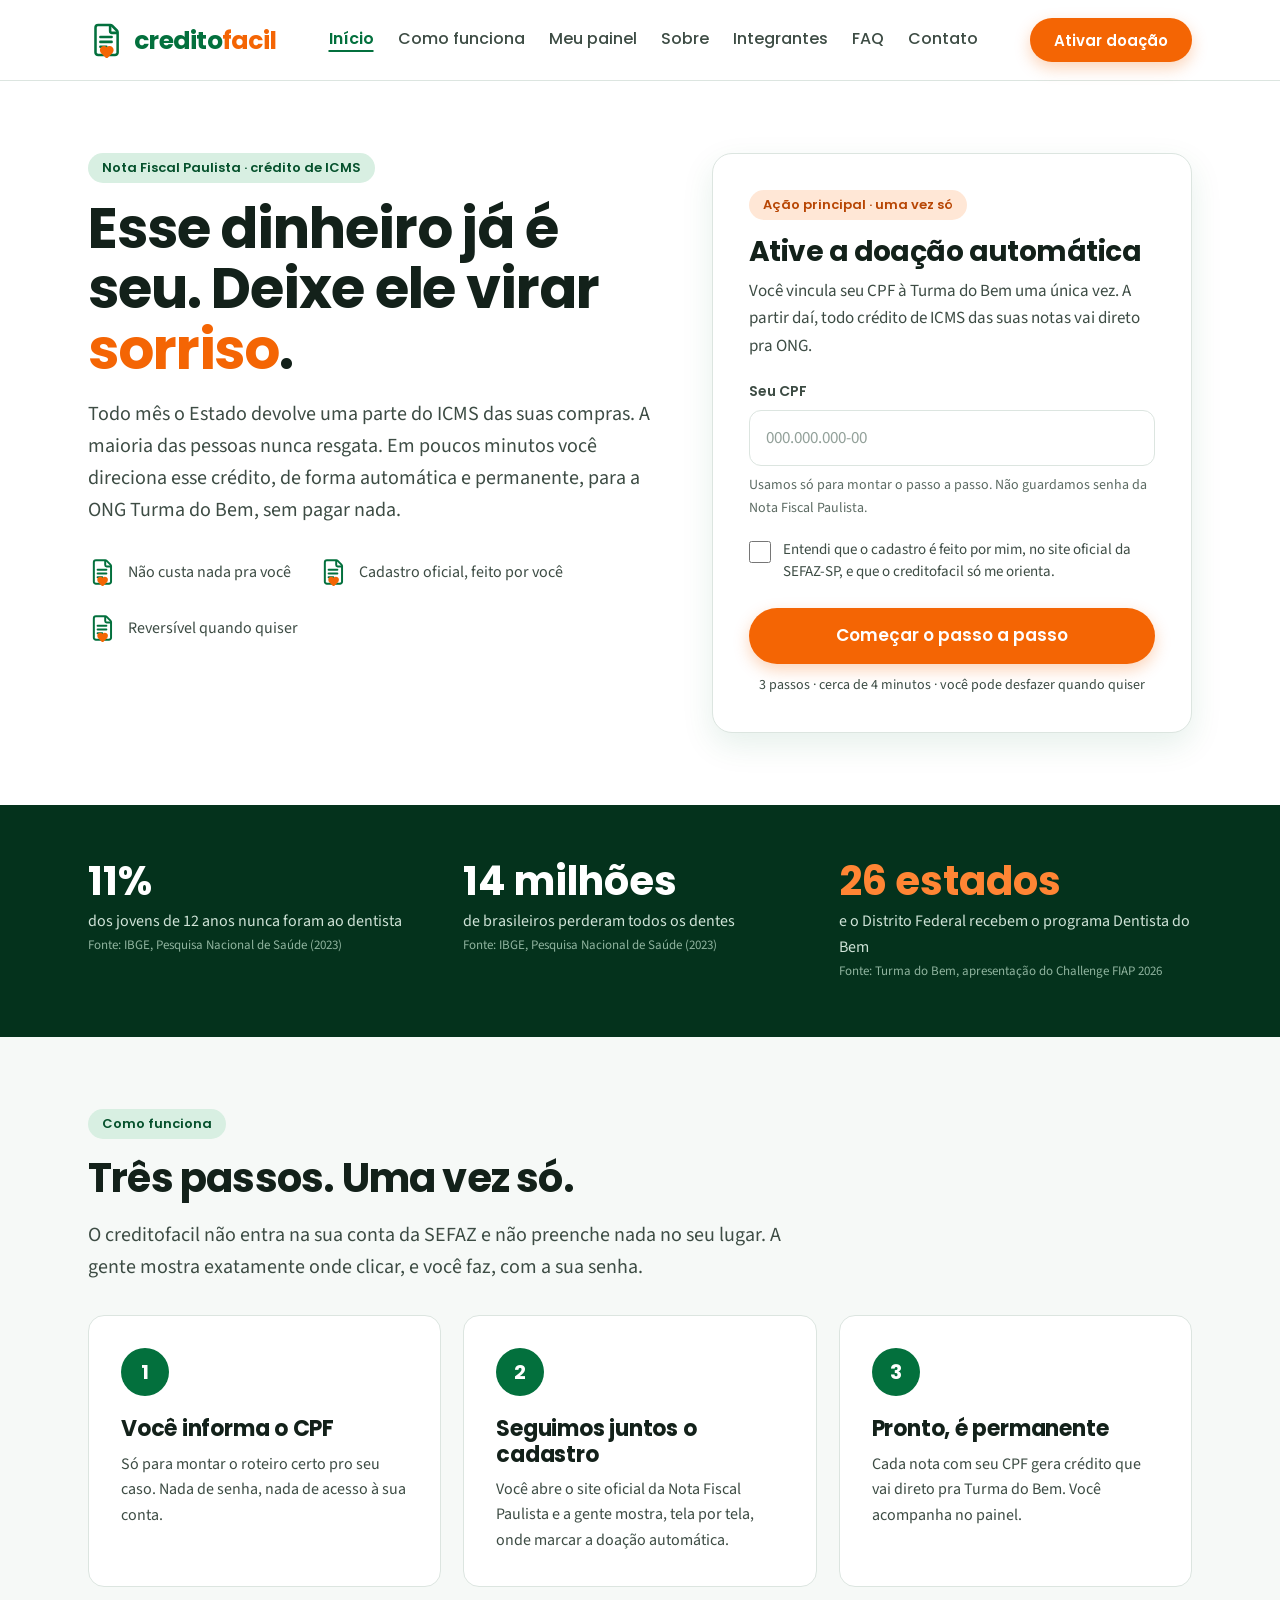
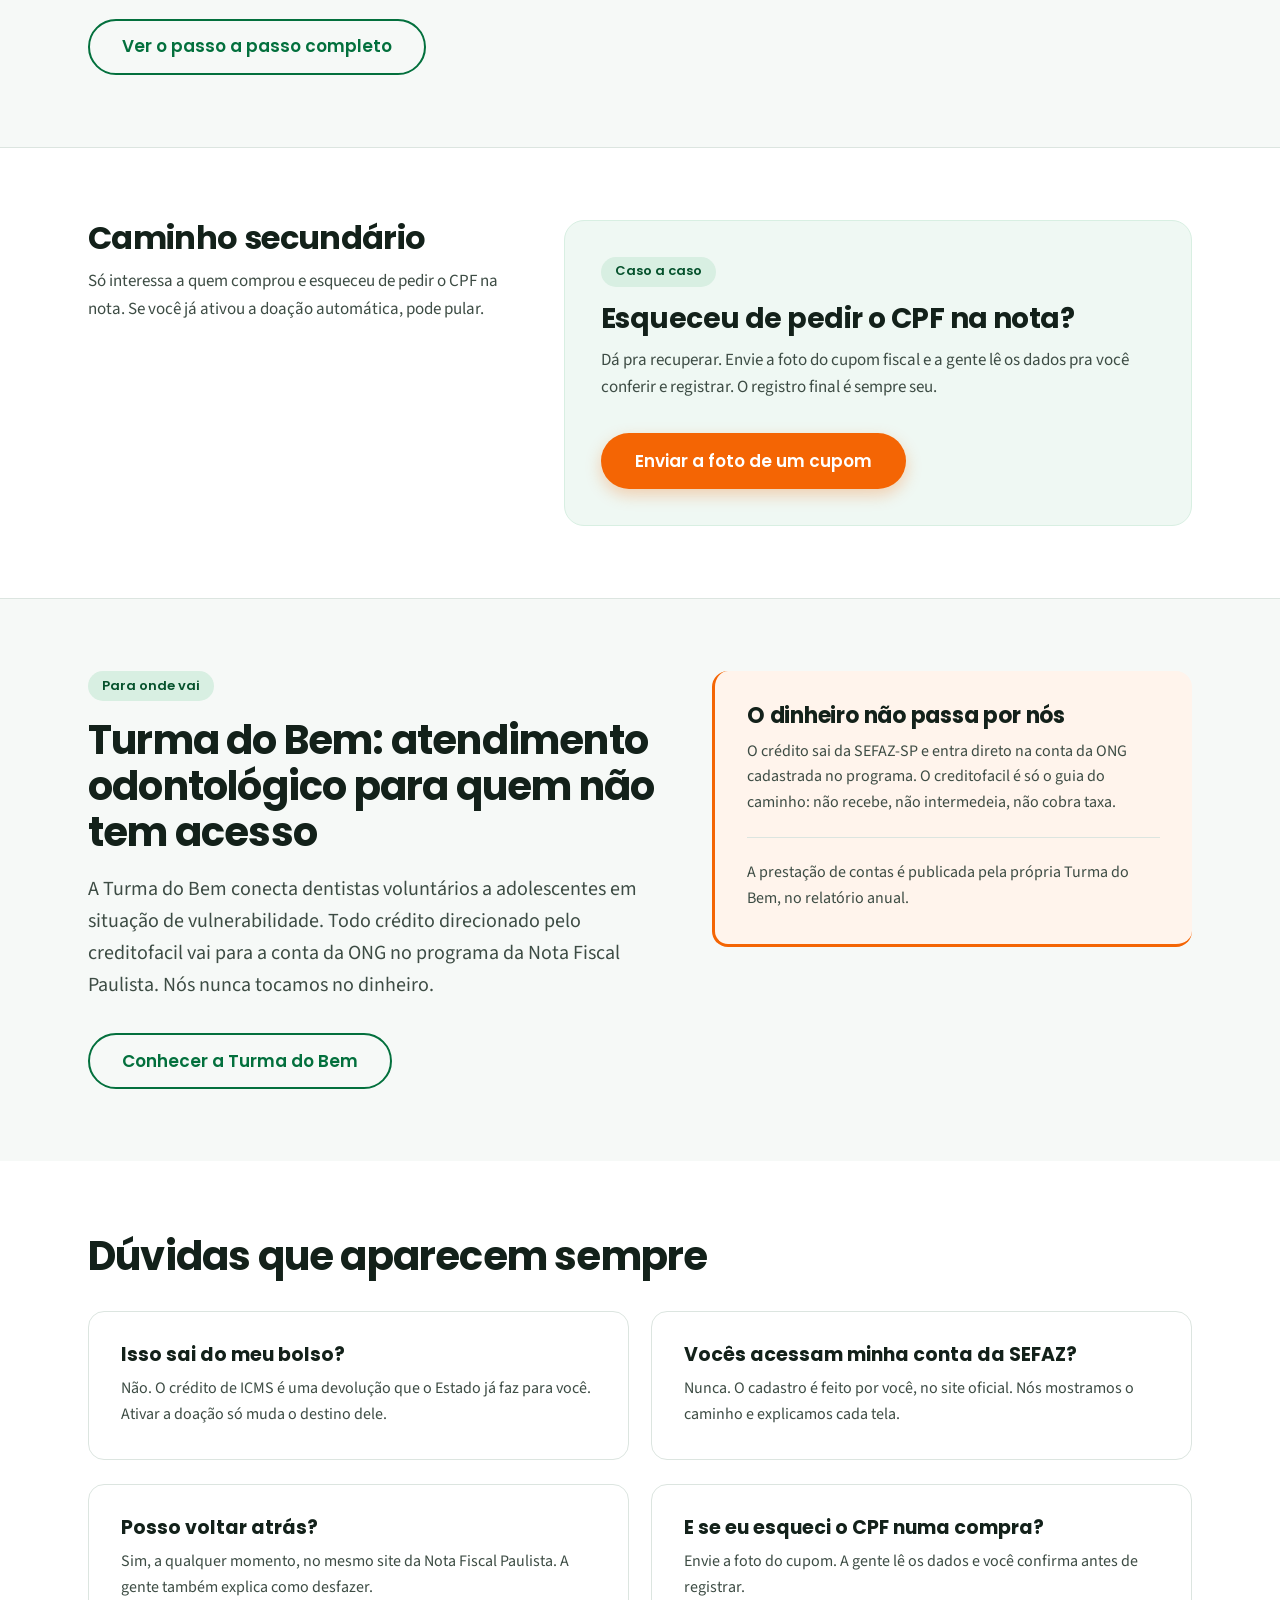
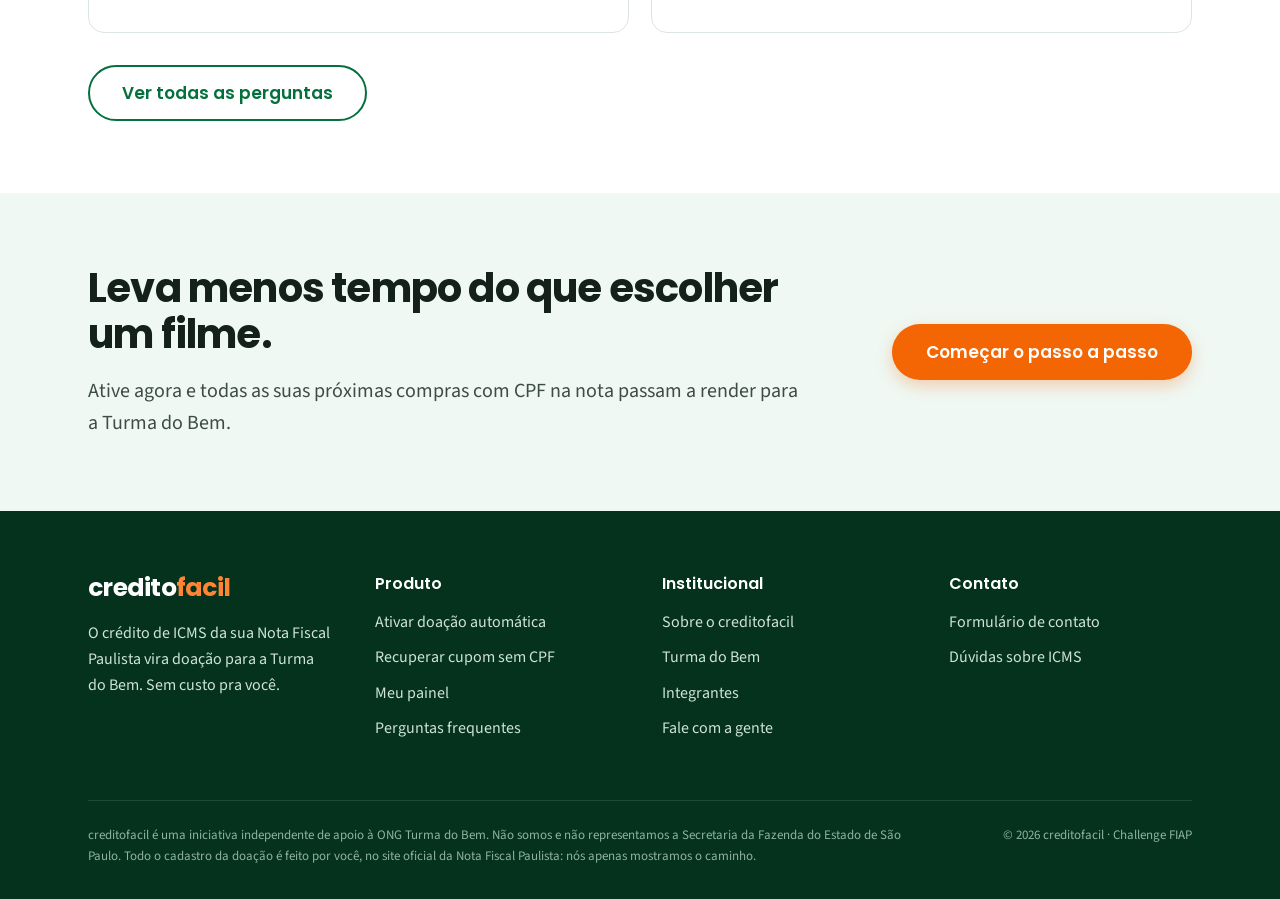
<file: index.html>
<!DOCTYPE html>
<html lang="pt-BR">
<head>
  <meta charset="UTF-8">
  <meta name="viewport" content="width=device-width, initial-scale=1.0">
  <title>creditofacil — Esse dinheiro já é seu</title>
  <meta name="description" content="O crédito de ICMS da Nota Fiscal Paulista vira doação automática para a Turma do Bem, sem custo para você.">
  <meta name="theme-color" content="#03703D">
  <link rel="icon" type="image/png" sizes="32x32" href="imagens/favicon-32.png">
  <link rel="apple-touch-icon" href="imagens/favicon-180.png">
  <link rel="preconnect" href="https://fonts.googleapis.com">
  <link rel="preconnect" href="https://fonts.gstatic.com" crossorigin>
  <link rel="stylesheet" href="https://fonts.googleapis.com/css2?family=Poppins:wght@500;600;700&family=Source+Sans+3:wght@400;600&display=swap">
  <link rel="stylesheet" href="css/style.css">
</head>
<body>
  <!-- cabeçalho: igual em todas as páginas -->
  <header class="header">
    <div class="conteudo header-conteudo">
      <a class="marca" href="index.html" aria-label="creditofacil, página inicial">
        <img src="imagens/icone-nota.svg" alt="" width="36" height="36">
        <span class="marca-texto"><span class="marca-credito">credito</span><span class="marca-facil">facil</span></span>
      </a>
      <nav class="nav" aria-label="Menu principal">
        <ul>
        <li><a href="index.html" aria-current="page">Início</a></li>
        <li><a href="solucao-wizard.html">Como funciona</a></li>
        <li><a href="solucao-dashboard.html">Meu painel</a></li>
        <li><a href="sobre.html">Sobre</a></li>
        <li><a href="integrantes.html">Integrantes</a></li>
        <li><a href="faq.html">FAQ</a></li>
        <li><a href="contato.html">Contato</a></li>
        </ul>
      </nav>
      <div class="header-acoes">
        <a class="btn btn-primario btn-sm" href="solucao-wizard.html">Ativar doação</a>
      </div>
      <button class="menu-botao" type="button" aria-expanded="false" aria-label="Abrir menu">
        <span class="menu-icone"></span>
      </button>
    </div>
  </header>

  <main>
    <!-- hero: proposta de valor + chamada principal -->
    <article class="sec sec-clara">
      <div class="conteudo colunas">
        <div class="col-flex">
          <span class="selo selo-verde">Nota Fiscal Paulista · crédito de ICMS</span>
          <h1 class="titulo-hero">Esse dinheiro já é seu. Deixe ele virar <span class="destaque">sorriso</span>.</h1>
          <p class="lead">Todo mês o Estado devolve uma parte do ICMS das suas compras. A maioria das pessoas nunca resgata. Em poucos minutos você direciona esse crédito, de forma automática e permanente, para a ONG Turma do Bem, sem pagar nada.</p>
          <ul class="confianca">
            <li class="icone-linha"><img src="imagens/icone-nota.svg" alt=""><span>Não custa nada pra você</span></li>
            <li class="icone-linha"><img src="imagens/icone-nota.svg" alt=""><span>Cadastro oficial, feito por você</span></li>
            <li class="icone-linha"><img src="imagens/icone-nota.svg" alt=""><span>Reversível quando quiser</span></li>
          </ul>
        </div>
        <aside class="col-lateral">
          <section class="card card-elev cta-ativacao" aria-labelledby="cta-titulo">
            <span class="selo selo-laranja">Ação principal · uma vez só</span>
            <h2 class="t3" id="cta-titulo">Ative a doação automática</h2>
            <p>Você vincula seu CPF à Turma do Bem uma única vez. A partir daí, todo crédito de ICMS das suas notas vai direto pra ONG.</p>
            <form action="solucao-wizard.html" method="get">
              <div class="campo-bloco">
                <label class="rotulo" for="cpf-ativacao">Seu CPF</label>
                <input class="campo" id="cpf-ativacao" name="cpf" type="text" inputmode="numeric" placeholder="000.000.000-00" autocomplete="off">
                <p class="ajuda">Usamos só para montar o passo a passo. Não guardamos senha da Nota Fiscal Paulista.</p>
              </div>
              <div class="check-linha">
                <input type="checkbox" id="aceite-ativacao" name="aceite">
                <label for="aceite-ativacao">Entendi que o cadastro é feito por mim, no site oficial da SEFAZ-SP, e que o creditofacil só me orienta.</label>
              </div>
              <button type="submit" class="btn btn-primario btn-bloco form-acao">Começar o passo a passo</button>
            </form>
            <p class="ajuda ajuda-central">3 passos · cerca de 4 minutos · você pode desfazer quando quiser</p>
          </section>
        </aside>
      </div>
    </article>

    <!-- faixa de números: por que a saúde bucal precisa de apoio (fontes abaixo de cada número) -->
    <article class="sec-escura">
      <h2 class="visualmente-oculto">Saúde bucal no Brasil</h2>
      <div class="conteudo grade-3">
        <div>
          <p class="numero-grande">11%</p>
          <p class="numero-legenda">dos jovens de 12 anos nunca foram ao dentista <span class="numero-fonte">Fonte: IBGE, Pesquisa Nacional de Saúde (2023)</span></p>
        </div>
        <div>
          <p class="numero-grande">14 milhões</p>
          <p class="numero-legenda">de brasileiros perderam todos os dentes <span class="numero-fonte">Fonte: IBGE, Pesquisa Nacional de Saúde (2023)</span></p>
        </div>
        <div>
          <p class="numero-grande destaque">26 estados</p>
          <p class="numero-legenda">e o Distrito Federal recebem o programa Dentista do Bem <span class="numero-fonte">Fonte: Turma do Bem, apresentação do Challenge FIAP 2026</span></p>
        </div>
      </div>
    </article>

    <!-- como funciona em três passos -->
    <article class="sec">
      <div class="conteudo">
        <div class="largura-texto">
          <span class="selo selo-verde">Como funciona</span>
          <h2 class="t1">Três passos. Uma vez só.</h2>
          <p class="lead">O creditofacil não entra na sua conta da SEFAZ e não preenche nada no seu lugar. A gente mostra exatamente onde clicar, e você faz, com a sua senha.</p>
        </div>
        <div class="grade-3 margem-topo">
          <section class="card">
            <span class="numero-passo">1</span>
            <h3 class="t4">Você informa o CPF</h3>
            <p class="texto-sm">Só para montar o roteiro certo pro seu caso. Nada de senha, nada de acesso à sua conta.</p>
          </section>
          <section class="card">
            <span class="numero-passo">2</span>
            <h3 class="t4">Seguimos juntos o cadastro</h3>
            <p class="texto-sm">Você abre o site oficial da Nota Fiscal Paulista e a gente mostra, tela por tela, onde marcar a doação automática.</p>
          </section>
          <section class="card">
            <span class="numero-passo">3</span>
            <h3 class="t4">Pronto, é permanente</h3>
            <p class="texto-sm">Cada nota com seu CPF gera crédito que vai direto pra Turma do Bem. Você acompanha no painel.</p>
          </section>
        </div>
        <p class="margem-topo"><a class="btn btn-secundario" href="solucao-wizard.html">Ver o passo a passo completo</a></p>
      </div>
    </article>

    <!-- caminho secundário: cupom sem CPF -->
    <article class="sec sec-clara sec-bordas">
      <div class="conteudo colunas">
        <div class="col-titulo">
          <h2 class="t2">Caminho secundário</h2>
          <p class="texto">Só interessa a quem comprou e esqueceu de pedir o CPF na nota. Se você já ativou a doação automática, pode pular.</p>
        </div>
        <div class="col-flex recuperacao-bloco">
          <span class="selo selo-verde">Caso a caso</span>
          <h3 class="t3">Esqueceu de pedir o CPF na nota?</h3>
          <p class="texto">Dá pra recuperar. Envie a foto do cupom fiscal e a gente lê os dados pra você conferir e registrar. O registro final é sempre seu.</p>
          <p class="margem-topo"><a class="btn btn-primario" href="solucao-wizard.html#recuperar-cupom">Enviar a foto de um cupom</a></p>
        </div>
      </div>
    </article>

    <!-- para onde vai o dinheiro -->
    <article class="sec">
      <div class="conteudo colunas">
        <div class="col-flex">
          <span class="selo selo-verde">Para onde vai</span>
          <h2 class="t1">Turma do Bem: atendimento odontológico para quem não tem acesso</h2>
          <p class="lead">A Turma do Bem conecta dentistas voluntários a adolescentes em situação de vulnerabilidade. Todo crédito direcionado pelo creditofacil vai para a conta da ONG no programa da Nota Fiscal Paulista. Nós nunca tocamos no dinheiro.</p>
          <p class="margem-topo"><a class="btn btn-secundario" href="sobre.html#turma-do-bem">Conhecer a Turma do Bem</a></p>
        </div>
        <aside class="col-lateral card card-destaque card-destaque-direita">
          <h3 class="t4">O dinheiro não passa por nós</h3>
          <p class="texto-sm">O crédito sai da SEFAZ-SP e entra direto na conta da ONG cadastrada no programa. O creditofacil é só o guia do caminho: não recebe, não intermedeia, não cobra taxa.</p>
          <hr class="divisor">
          <p class="texto-sm">A prestação de contas é publicada pela própria Turma do Bem, no relatório anual.</p>
        </aside>
      </div>
    </article>

    <!-- dúvidas frequentes resumidas -->
    <article class="sec sec-clara">
      <div class="conteudo">
        <h2 class="t1">Dúvidas que aparecem sempre</h2>
        <div class="grade-2 margem-topo">
          <section class="card"><h3 class="t5">Isso sai do meu bolso?</h3><p class="texto-sm">Não. O crédito de ICMS é uma devolução que o Estado já faz para você. Ativar a doação só muda o destino dele.</p></section>
          <section class="card"><h3 class="t5">Vocês acessam minha conta da SEFAZ?</h3><p class="texto-sm">Nunca. O cadastro é feito por você, no site oficial. Nós mostramos o caminho e explicamos cada tela.</p></section>
          <section class="card"><h3 class="t5">Posso voltar atrás?</h3><p class="texto-sm">Sim, a qualquer momento, no mesmo site da Nota Fiscal Paulista. A gente também explica como desfazer.</p></section>
          <section class="card"><h3 class="t5">E se eu esqueci o CPF numa compra?</h3><p class="texto-sm">Envie a foto do cupom. A gente lê os dados e você confirma antes de registrar.</p></section>
        </div>
        <p class="margem-topo"><a class="btn btn-secundario" href="faq.html">Ver todas as perguntas</a></p>
      </div>
    </article>

    <!-- chamada final -->
    <article class="sec sec-verde-claro">
      <div class="conteudo colunas colunas-centro">
        <div class="col-flex">
          <h2 class="t1">Leva menos tempo do que escolher um filme.</h2>
          <p class="lead">Ative agora e todas as suas próximas compras com CPF na nota passam a render para a Turma do Bem.</p>
        </div>
        <a class="btn btn-primario" href="solucao-wizard.html">Começar o passo a passo</a>
      </div>
    </article>
  </main>

  <!-- rodapé: igual em todas as páginas -->
  <footer class="footer">
    <div class="conteudo">
      <div class="footer-grade">
        <div>
          <span class="marca-texto"><span class="marca-credito">credito</span><span class="marca-facil">facil</span></span>
          <p class="footer-texto">O crédito de ICMS da sua Nota Fiscal Paulista vira doação para a Turma do Bem. Sem custo pra você.</p>
        </div>
        <nav aria-label="Produto">
          <h2>Produto</h2>
          <ul>
            <li><a href="solucao-wizard.html">Ativar doação automática</a></li>
            <li><a href="solucao-wizard.html#recuperar-cupom">Recuperar cupom sem CPF</a></li>
            <li><a href="solucao-dashboard.html">Meu painel</a></li>
            <li><a href="faq.html">Perguntas frequentes</a></li>
          </ul>
        </nav>
        <nav aria-label="Institucional">
          <h2>Institucional</h2>
          <ul>
            <li><a href="sobre.html">Sobre o creditofacil</a></li>
            <li><a href="sobre.html#turma-do-bem">Turma do Bem</a></li>
            <li><a href="integrantes.html">Integrantes</a></li>
            <li><a href="contato.html">Fale com a gente</a></li>
          </ul>
        </nav>
        <nav aria-label="Contato">
          <h2>Contato</h2>
          <ul>
            <li><a href="contato.html">Formulário de contato</a></li>
            <li><a href="faq.html">Dúvidas sobre ICMS</a></li>
          </ul>
        </nav>
      </div>
      <hr class="footer-divisor">
      <div class="footer-legal">
        <p>creditofacil é uma iniciativa independente de apoio à ONG Turma do Bem. Não somos e não representamos a Secretaria da Fazenda do Estado de São Paulo. Todo o cadastro da doação é feito por você, no site oficial da Nota Fiscal Paulista: nós apenas mostramos o caminho.</p>
        <p>© 2026 creditofacil · Challenge FIAP</p>
      </div>
    </div>
  </footer>
  <script src="js/menu.js"></script>
</body>
</html>
</file>
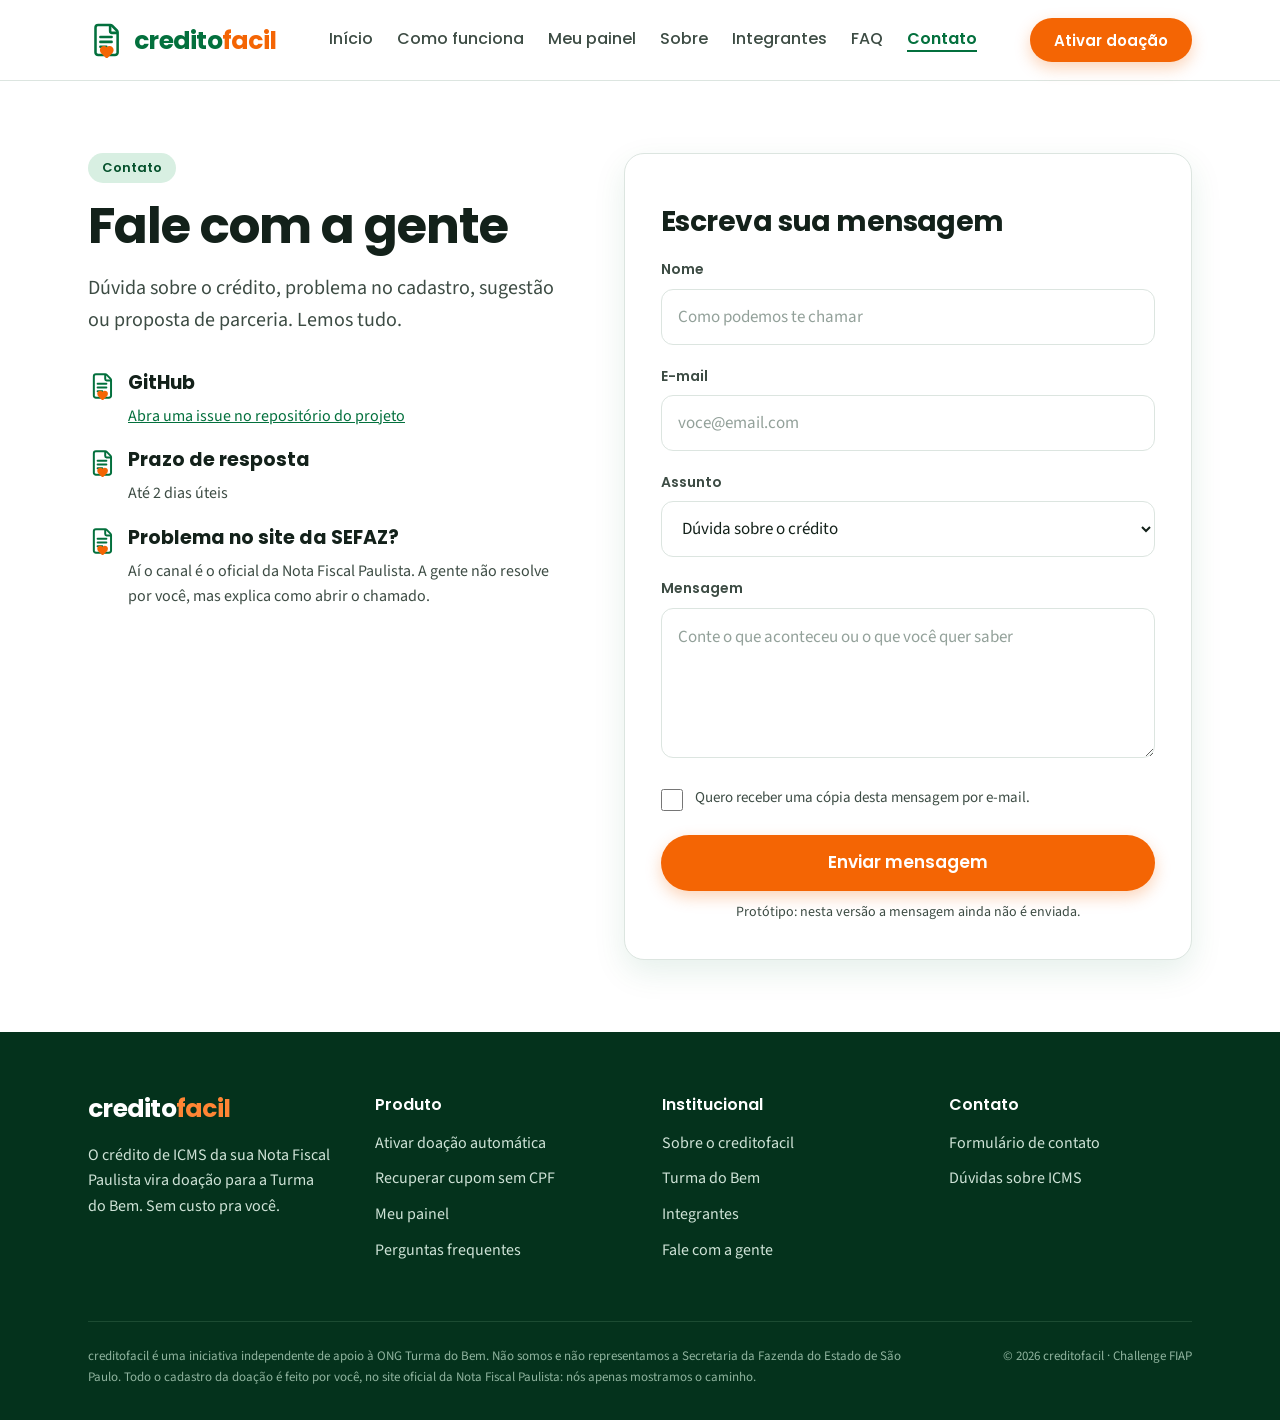
<file: contato.html>
<!DOCTYPE html>
<html lang="pt-BR">
<head>
  <meta charset="UTF-8">
  <meta name="viewport" content="width=device-width, initial-scale=1.0">
  <title>Contato · creditofacil</title>
  <meta name="description" content="Fale com a equipe do creditofacil: dúvidas, problemas no cadastro, sugestões e parcerias.">
  <meta name="theme-color" content="#03703D">
  <link rel="icon" type="image/png" sizes="32x32" href="imagens/favicon-32.png">
  <link rel="apple-touch-icon" href="imagens/favicon-180.png">
  <link rel="preconnect" href="https://fonts.googleapis.com">
  <link rel="preconnect" href="https://fonts.gstatic.com" crossorigin>
  <link rel="stylesheet" href="https://fonts.googleapis.com/css2?family=Poppins:wght@500;600;700&family=Source+Sans+3:wght@400;600&display=swap">
  <link rel="stylesheet" href="css/style.css">
</head>
<body>
  <!-- cabeçalho: igual em todas as páginas -->
  <header class="header">
    <div class="conteudo header-conteudo">
      <a class="marca" href="index.html" aria-label="creditofacil, página inicial">
        <img src="imagens/icone-nota.svg" alt="" width="36" height="36">
        <span class="marca-texto"><span class="marca-credito">credito</span><span class="marca-facil">facil</span></span>
      </a>
      <nav class="nav" aria-label="Menu principal">
        <ul>
        <li><a href="index.html">Início</a></li>
        <li><a href="solucao-wizard.html">Como funciona</a></li>
        <li><a href="solucao-dashboard.html">Meu painel</a></li>
        <li><a href="sobre.html">Sobre</a></li>
        <li><a href="integrantes.html">Integrantes</a></li>
        <li><a href="faq.html">FAQ</a></li>
        <li><a href="contato.html" aria-current="page">Contato</a></li>
        </ul>
      </nav>
      <div class="header-acoes">
        <a class="btn btn-primario btn-sm" href="solucao-wizard.html">Ativar doação</a>
      </div>
      <button class="menu-botao" type="button" aria-expanded="false" aria-label="Abrir menu">
        <span class="menu-icone"></span>
      </button>
    </div>
  </header>

  <main>
    <article class="sec sec-clara">
      <div class="conteudo colunas">
        <!-- informações de contato -->
        <div class="col-lateral">
          <span class="selo selo-verde">Contato</span>
          <h1 class="titulo-pagina">Fale com a gente</h1>
          <p class="lead">Dúvida sobre o crédito, problema no cadastro, sugestão ou proposta de parceria. Lemos tudo.</p>
          <ul class="lista-contato">
            <li class="icone-linha"><img src="imagens/icone-nota.svg" alt=""><div><h2 class="t5">GitHub</h2><p class="texto-sm"><a href="https://github.com/EstruttiJP/creditofacil/issues" target="_blank" rel="noopener">Abra uma issue no repositório do projeto</a></p></div></li>
            <li class="icone-linha"><img src="imagens/icone-nota.svg" alt=""><div><h2 class="t5">Prazo de resposta</h2><p class="texto-sm">Até 2 dias úteis</p></div></li>
            <li class="icone-linha"><img src="imagens/icone-nota.svg" alt=""><div><h2 class="t5">Problema no site da SEFAZ?</h2><p class="texto-sm">Aí o canal é o oficial da Nota Fiscal Paulista. A gente não resolve por você, mas explica como abrir o chamado.</p></div></li>
          </ul>
        </div>
        <!-- formulário (protótipo: ainda não envia de verdade) -->
        <div class="col-flex">
          <form class="card card-elev cta-ativacao" action="contato.html" method="get">
            <h2 class="t3">Escreva sua mensagem</h2>
            <div class="campo-bloco">
              <label class="rotulo" for="contato-nome">Nome</label>
              <input class="campo" id="contato-nome" name="nome" type="text" placeholder="Como podemos te chamar" autocomplete="name">
              <p class="aviso-erro" id="aviso-nome"></p>
            </div>
            <div class="campo-bloco">
              <label class="rotulo" for="contato-email">E-mail</label>
              <input class="campo" id="contato-email" name="email" type="email" placeholder="voce@email.com" autocomplete="email">
              <p class="aviso-erro" id="aviso-email"></p>
            </div>
            <div class="campo-bloco">
              <label class="rotulo" for="contato-assunto">Assunto</label>
              <select class="campo" id="contato-assunto" name="assunto">
                <option>Dúvida sobre o crédito</option>
                <option>Problema no passo a passo</option>
                <option>Sugestão</option>
                <option>Parceria</option>
              </select>
            </div>
            <div class="campo-bloco">
              <label class="rotulo" for="contato-mensagem">Mensagem</label>
              <textarea class="campo area" id="contato-mensagem" name="mensagem" placeholder="Conte o que aconteceu ou o que você quer saber"></textarea>
              <p class="aviso-erro" id="aviso-mensagem"></p>
            </div>
            <div class="check-linha">
              <input type="checkbox" id="contato-copia" name="copia">
              <label for="contato-copia">Quero receber uma cópia desta mensagem por e-mail.</label>
            </div>
            <button type="submit" id="botao-enviar" class="btn btn-primario btn-bloco form-acao">Enviar mensagem</button>
            <p class="ajuda ajuda-central">Protótipo: nesta versão a mensagem ainda não é enviada.</p>
          </form>
        </div>
      </div>
    </article>
  </main>

  <!-- rodapé: igual em todas as páginas -->
  <footer class="footer">
    <div class="conteudo">
      <div class="footer-grade">
        <div>
          <span class="marca-texto"><span class="marca-credito">credito</span><span class="marca-facil">facil</span></span>
          <p class="footer-texto">O crédito de ICMS da sua Nota Fiscal Paulista vira doação para a Turma do Bem. Sem custo pra você.</p>
        </div>
        <nav aria-label="Produto">
          <h2>Produto</h2>
          <ul>
            <li><a href="solucao-wizard.html">Ativar doação automática</a></li>
            <li><a href="solucao-wizard.html#recuperar-cupom">Recuperar cupom sem CPF</a></li>
            <li><a href="solucao-dashboard.html">Meu painel</a></li>
            <li><a href="faq.html">Perguntas frequentes</a></li>
          </ul>
        </nav>
        <nav aria-label="Institucional">
          <h2>Institucional</h2>
          <ul>
            <li><a href="sobre.html">Sobre o creditofacil</a></li>
            <li><a href="sobre.html#turma-do-bem">Turma do Bem</a></li>
            <li><a href="integrantes.html">Integrantes</a></li>
            <li><a href="contato.html">Fale com a gente</a></li>
          </ul>
        </nav>
        <nav aria-label="Contato">
          <h2>Contato</h2>
          <ul>
            <li><a href="contato.html">Formulário de contato</a></li>
            <li><a href="faq.html">Dúvidas sobre ICMS</a></li>
          </ul>
        </nav>
      </div>
      <hr class="footer-divisor">
      <div class="footer-legal">
        <p>creditofacil é uma iniciativa independente de apoio à ONG Turma do Bem. Não somos e não representamos a Secretaria da Fazenda do Estado de São Paulo. Todo o cadastro da doação é feito por você, no site oficial da Nota Fiscal Paulista: nós apenas mostramos o caminho.</p>
        <p>© 2026 creditofacil · Challenge FIAP</p>
      </div>
    </div>
  </footer>
  <script src="js/menu.js"></script>
  <script src="js/form_contato.js"></script>
</body>
</html>
</file>
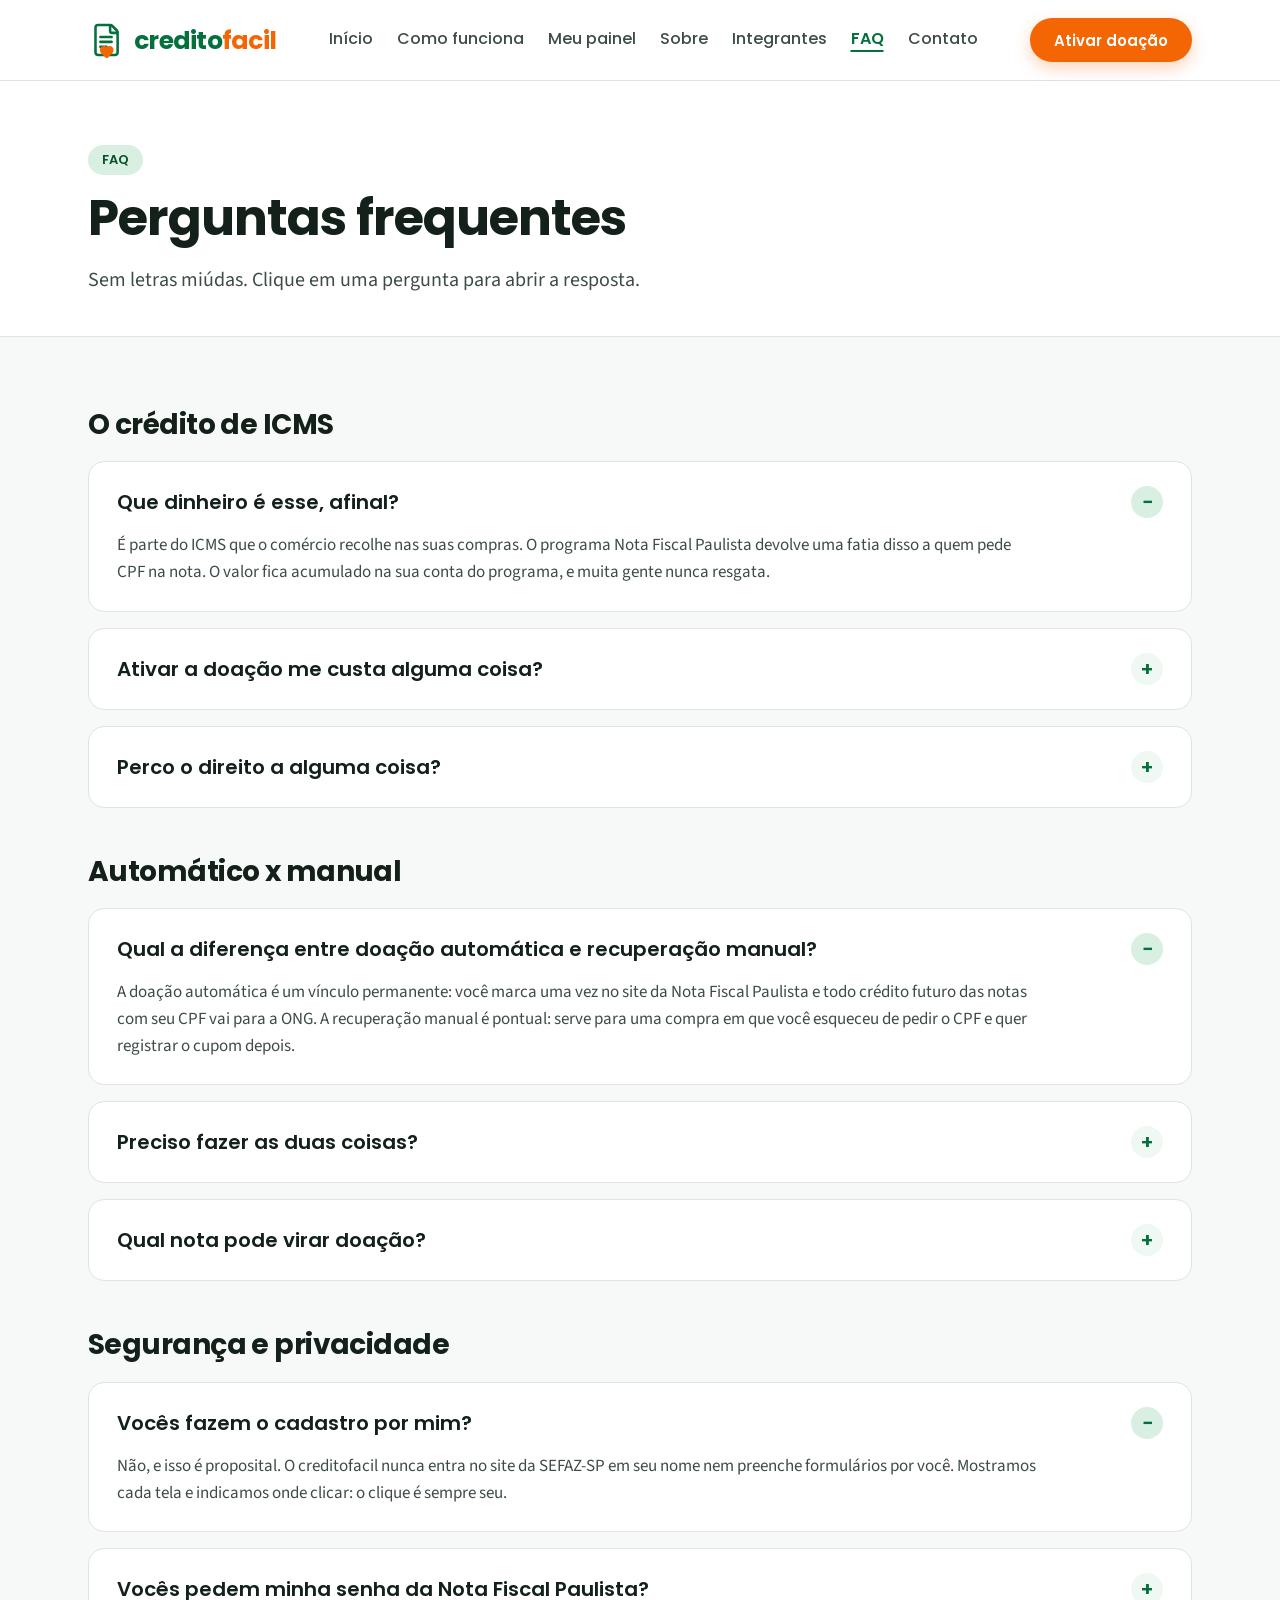
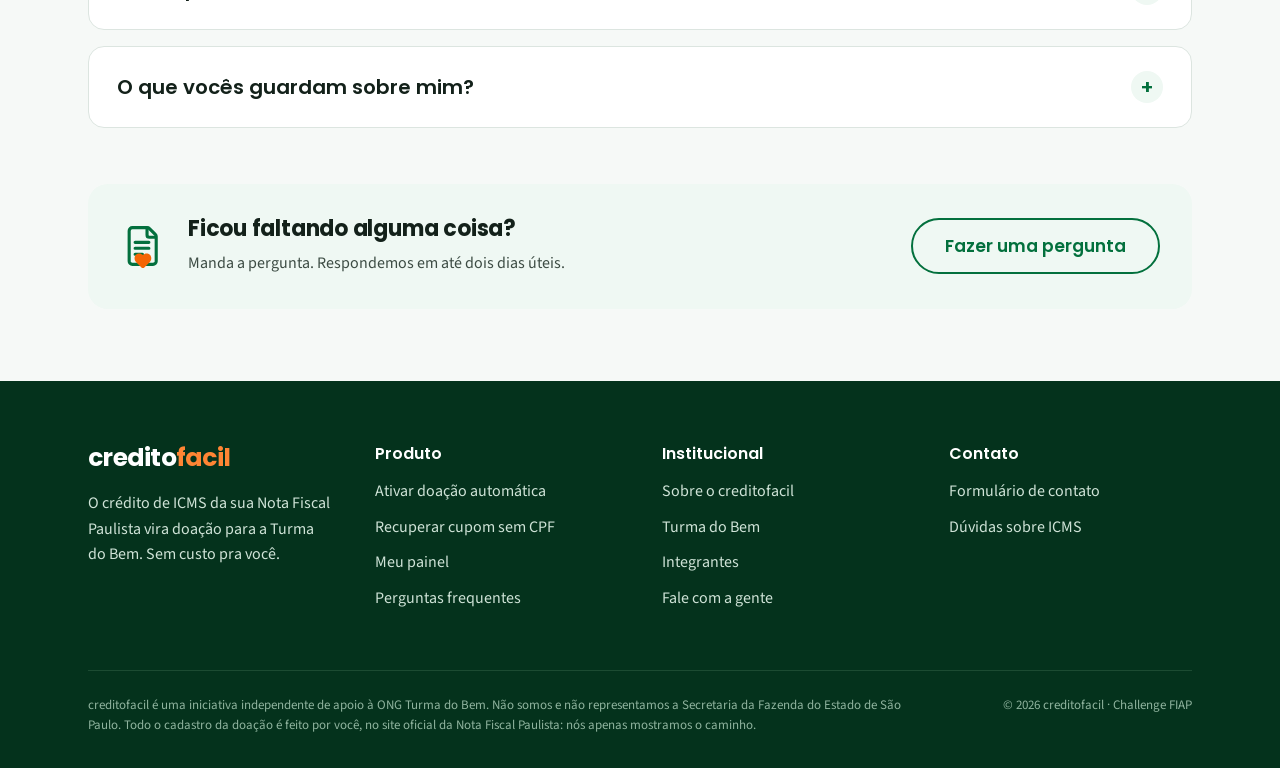
<file: faq.html>
<!DOCTYPE html>
<html lang="pt-BR">
<head>
  <meta charset="UTF-8">
  <meta name="viewport" content="width=device-width, initial-scale=1.0">
  <title>Perguntas frequentes · creditofacil</title>
  <meta name="description" content="Dúvidas sobre o crédito da Nota Fiscal Paulista, a doação automática e a privacidade dos seus dados.">
  <meta name="theme-color" content="#03703D">
  <link rel="icon" type="image/png" sizes="32x32" href="imagens/favicon-32.png">
  <link rel="apple-touch-icon" href="imagens/favicon-180.png">
  <link rel="preconnect" href="https://fonts.googleapis.com">
  <link rel="preconnect" href="https://fonts.gstatic.com" crossorigin>
  <link rel="stylesheet" href="https://fonts.googleapis.com/css2?family=Poppins:wght@500;600;700&family=Source+Sans+3:wght@400;600&display=swap">
  <link rel="stylesheet" href="css/style.css">
</head>
<body>
  <!-- cabeçalho: igual em todas as páginas -->
  <header class="header">
    <div class="conteudo header-conteudo">
      <a class="marca" href="index.html" aria-label="creditofacil, página inicial">
        <img src="imagens/icone-nota.svg" alt="" width="36" height="36">
        <span class="marca-texto"><span class="marca-credito">credito</span><span class="marca-facil">facil</span></span>
      </a>
      <nav class="nav" aria-label="Menu principal">
        <ul>
        <li><a href="index.html">Início</a></li>
        <li><a href="solucao-wizard.html">Como funciona</a></li>
        <li><a href="solucao-dashboard.html">Meu painel</a></li>
        <li><a href="sobre.html">Sobre</a></li>
        <li><a href="integrantes.html">Integrantes</a></li>
        <li><a href="faq.html" aria-current="page">FAQ</a></li>
        <li><a href="contato.html">Contato</a></li>
        </ul>
      </nav>
      <div class="header-acoes">
        <a class="btn btn-primario btn-sm" href="solucao-wizard.html">Ativar doação</a>
      </div>
      <button class="menu-botao" type="button" aria-expanded="false" aria-label="Abrir menu">
        <span class="menu-icone"></span>
      </button>
    </div>
  </header>

  <main>
    <!-- apresentação -->
    <article class="sec-topo sec-clara">
      <div class="conteudo">
        <span class="selo selo-verde">FAQ</span>
        <h1 class="titulo-pagina">Perguntas frequentes</h1>
        <p class="lead">Sem letras miúdas. Clique em uma pergunta para abrir a resposta.</p>
      </div>
    </article>

    <!-- perguntas agrupadas por tema; <details> abre e fecha sem JavaScript -->
    <article class="sec">
      <div class="conteudo">
        <section class="faq-grupo">
          <h2 class="t3">O crédito de ICMS</h2>
          <div class="faq-lista">
            <details class="card faq-item" open>
              <summary>Que dinheiro é esse, afinal?</summary>
              <p>É parte do ICMS que o comércio recolhe nas suas compras. O programa Nota Fiscal Paulista devolve uma fatia disso a quem pede CPF na nota. O valor fica acumulado na sua conta do programa, e muita gente nunca resgata.</p>
            </details>
            <details class="card faq-item">
              <summary>Ativar a doação me custa alguma coisa?</summary>
              <p>Não. O crédito de ICMS é uma devolução que o Estado já faz para você. Ativar a doação só muda o destino dele: não sai nada do seu bolso.</p>
            </details>
            <details class="card faq-item">
              <summary>Perco o direito a alguma coisa?</summary>
              <p>Não. Você continua acumulando o mesmo crédito. A única mudança é o destino: em vez de ficar parado, ele vai para a Turma do Bem.</p>
            </details>
          </div>
        </section>

        <section class="faq-grupo">
          <h2 class="t3">Automático x manual</h2>
          <div class="faq-lista">
            <details class="card faq-item" open>
              <summary>Qual a diferença entre doação automática e recuperação manual?</summary>
              <p>A doação automática é um vínculo permanente: você marca uma vez no site da Nota Fiscal Paulista e todo crédito futuro das notas com seu CPF vai para a ONG. A recuperação manual é pontual: serve para uma compra em que você esqueceu de pedir o CPF e quer registrar o cupom depois.</p>
            </details>
            <details class="card faq-item">
              <summary>Preciso fazer as duas coisas?</summary>
              <p>Não. A doação automática já cobre todas as compras futuras com CPF na nota. A recuperação manual só entra em cena para uma compra específica.</p>
            </details>
            <details class="card faq-item">
              <summary>Qual nota pode virar doação?</summary>
              <p>A nota precisa ter valor maior que zero e ter sido emitida nos últimos 12 meses. Notas fora desse critério ficam registradas, mas não geram doação.</p>
            </details>
          </div>
        </section>

        <section class="faq-grupo">
          <h2 class="t3">Segurança e privacidade</h2>
          <div class="faq-lista">
            <details class="card faq-item" open>
              <summary>Vocês fazem o cadastro por mim?</summary>
              <p>Não, e isso é proposital. O creditofacil nunca entra no site da SEFAZ-SP em seu nome nem preenche formulários por você. Mostramos cada tela e indicamos onde clicar: o clique é sempre seu.</p>
            </details>
            <details class="card faq-item">
              <summary>Vocês pedem minha senha da Nota Fiscal Paulista?</summary>
              <p>Nunca. Não pedimos, não armazenamos e não temos acesso à sua senha. O login acontece sempre no site oficial da SEFAZ-SP, só com você.</p>
            </details>
            <details class="card faq-item">
              <summary>O que vocês guardam sobre mim?</summary>
              <p>Seu nome, CPF e e-mail, o consentimento que você deu (com data e finalidade) e as notas e doações registradas. Sem consentimento, nenhuma nota é registrada.</p>
            </details>
          </div>
        </section>

        <!-- chamada para o contato -->
        <div class="faq-mais">
          <img src="imagens/icone-nota.svg" alt="">
          <div class="col-flex">
            <h2 class="t4">Ficou faltando alguma coisa?</h2>
            <p class="texto-sm">Manda a pergunta. Respondemos em até dois dias úteis.</p>
          </div>
          <a class="btn btn-secundario" href="contato.html">Fazer uma pergunta</a>
        </div>
      </div>
    </article>
  </main>

  <!-- rodapé: igual em todas as páginas -->
  <footer class="footer">
    <div class="conteudo">
      <div class="footer-grade">
        <div>
          <span class="marca-texto"><span class="marca-credito">credito</span><span class="marca-facil">facil</span></span>
          <p class="footer-texto">O crédito de ICMS da sua Nota Fiscal Paulista vira doação para a Turma do Bem. Sem custo pra você.</p>
        </div>
        <nav aria-label="Produto">
          <h2>Produto</h2>
          <ul>
            <li><a href="solucao-wizard.html">Ativar doação automática</a></li>
            <li><a href="solucao-wizard.html#recuperar-cupom">Recuperar cupom sem CPF</a></li>
            <li><a href="solucao-dashboard.html">Meu painel</a></li>
            <li><a href="faq.html">Perguntas frequentes</a></li>
          </ul>
        </nav>
        <nav aria-label="Institucional">
          <h2>Institucional</h2>
          <ul>
            <li><a href="sobre.html">Sobre o creditofacil</a></li>
            <li><a href="sobre.html#turma-do-bem">Turma do Bem</a></li>
            <li><a href="integrantes.html">Integrantes</a></li>
            <li><a href="contato.html">Fale com a gente</a></li>
          </ul>
        </nav>
        <nav aria-label="Contato">
          <h2>Contato</h2>
          <ul>
            <li><a href="contato.html">Formulário de contato</a></li>
            <li><a href="faq.html">Dúvidas sobre ICMS</a></li>
          </ul>
        </nav>
      </div>
      <hr class="footer-divisor">
      <div class="footer-legal">
        <p>creditofacil é uma iniciativa independente de apoio à ONG Turma do Bem. Não somos e não representamos a Secretaria da Fazenda do Estado de São Paulo. Todo o cadastro da doação é feito por você, no site oficial da Nota Fiscal Paulista: nós apenas mostramos o caminho.</p>
        <p>© 2026 creditofacil · Challenge FIAP</p>
      </div>
    </div>
  </footer>
  <script src="js/menu.js"></script>
</body>
</html>
</file>
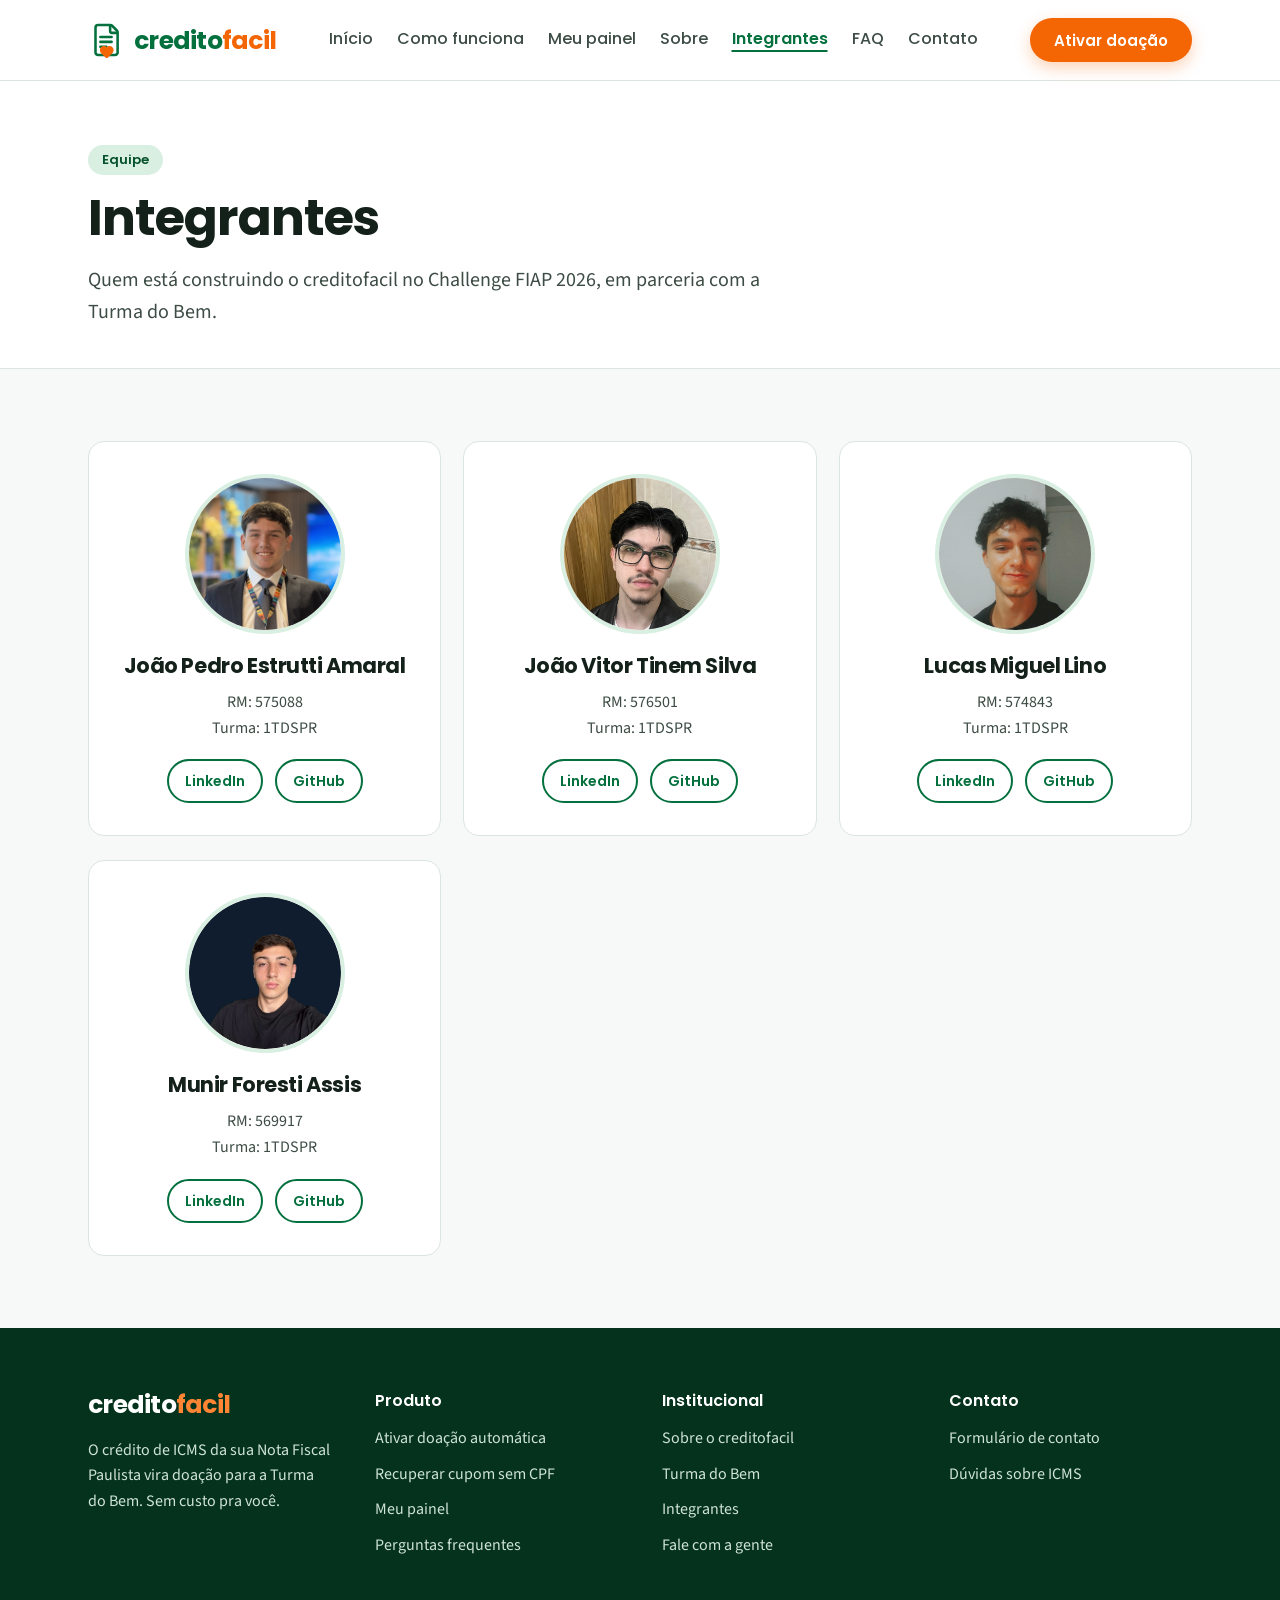
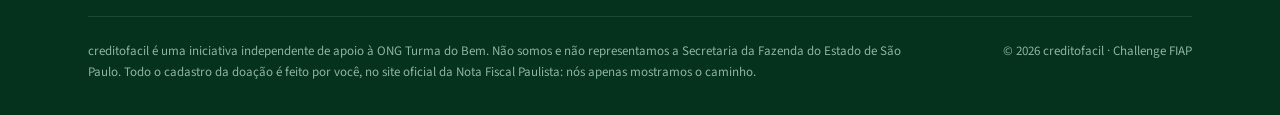
<file: integrantes.html>
<!DOCTYPE html>
<html lang="pt-BR">

<head>
  <meta charset="UTF-8">
  <meta name="viewport" content="width=device-width, initial-scale=1.0">
  <title>Integrantes · creditofacil</title>
  <meta name="description" content="Equipe que desenvolve o creditofacil no Challenge FIAP 2026 com a Turma do Bem.">
  <meta name="theme-color" content="#03703D">
  <link rel="icon" type="image/png" sizes="32x32" href="imagens/favicon-32.png">
  <link rel="apple-touch-icon" href="imagens/favicon-180.png">
  <link rel="preconnect" href="https://fonts.googleapis.com">
  <link rel="preconnect" href="https://fonts.gstatic.com" crossorigin>
  <link rel="stylesheet" href="https://fonts.googleapis.com/css2?family=Poppins:wght@500;600;700&family=Source+Sans+3:wght@400;600&display=swap">
  <link rel="stylesheet" href="css/style.css">
</head>

<body>
  <!-- cabeçalho: igual em todas as páginas -->
  <header class="header">
    <div class="conteudo header-conteudo">
      <a class="marca" href="index.html" aria-label="creditofacil, página inicial">
        <img src="imagens/icone-nota.svg" alt="" width="36" height="36">
        <span class="marca-texto"><span class="marca-credito">credito</span><span
            class="marca-facil">facil</span></span>
      </a>
      <nav class="nav" aria-label="Menu principal">
        <ul>
          <li><a href="index.html">Início</a></li>
          <li><a href="solucao-wizard.html">Como funciona</a></li>
          <li><a href="solucao-dashboard.html">Meu painel</a></li>
          <li><a href="sobre.html">Sobre</a></li>
          <li><a href="integrantes.html" aria-current="page">Integrantes</a></li>
          <li><a href="faq.html">FAQ</a></li>
          <li><a href="contato.html">Contato</a></li>
        </ul>
      </nav>
      <div class="header-acoes">
        <a class="btn btn-primario btn-sm" href="solucao-wizard.html">Ativar doação</a>
      </div>
      <button class="menu-botao" type="button" aria-expanded="false" aria-label="Abrir menu">
        <span class="menu-icone"></span>
      </button>
    </div>
  </header>

  <main>
    <article class="sec-topo sec-clara">
      <div class="conteudo">
        <span class="selo selo-verde">Equipe</span>
        <h1 class="titulo-pagina">Integrantes</h1>
        <p class="lead">Quem está construindo o creditofacil no Challenge FIAP 2026, em parceria com a Turma do Bem.</p>
      </div>
    </article>

    <!-- um cartão por integrante: cada pessoa preenche e commita o próprio cartão -->
    <article class="sec">
      <div class="conteudo grade-3">
        <section class="card membro">
          <img class="membro-foto" src="imagens/integrantes/joao-pedro.jpg" alt="Foto de João Pedro Estrutti Amaral">
          <h2>João Pedro Estrutti Amaral</h2>
          <ul class="membro-dados">
            <li>RM: 575088</li>
            <li>Turma: 1TDSPR</li>
          </ul>
          <div class="membro-links">
            <a class="btn btn-secundario btn-sm" href="https://www.linkedin.com/in/joao-pedro-estrutti/" target="_blank" rel="noopener">LinkedIn</a>
            <a class="btn btn-secundario btn-sm" href="https://github.com/EstruttiJP" target="_blank" rel="noopener">GitHub</a>
          </div>
        </section>

        <section class="card membro">
          <img class="membro-foto" src="imagens/integrantes/joao-tinem.jpeg" alt="Foto de João Vitor Tinem Silva">
          <h2>João Vitor Tinem Silva</h2>
          <ul class="membro-dados">
            <li>RM: 576501</li>
            <li>Turma: 1TDSPR</li>
          </ul>
          <div class="membro-links">
            <a class="btn btn-secundario btn-sm" href="https://www.linkedin.com/in/joão-vitor-tinem-35bbb4442/" target="_blank" rel="noopener">LinkedIn</a>
            <a class="btn btn-secundario btn-sm" href="https://github.com/JoaoVitorTinem" target="_blank" rel="noopener">GitHub</a>
          </div>
        </section>

        <section class="card membro">
          <img class="membro-foto" src="imagens/integrantes/lucas-lino.png" alt="Foto de Lucas Miguel Lino">
          <h2>Lucas Miguel Lino</h2>
          <ul class="membro-dados">
            <li>RM: 574843</li>
            <li>Turma: 1TDSPR</li>
          </ul>
          <div class="membro-links">
            <a class="btn btn-secundario btn-sm" href="https://www.linkedin.com/in/lucas230lino/" target="_blank" rel="noopener">LinkedIn</a>
            <a class="btn btn-secundario btn-sm" href="https://github.com/linorepos" target="_blank" rel="noopener">GitHub</a>
          </div>
        </section>

        <section class="card membro">
          <img class="membro-foto" src="imagens/integrantes/munir.jpeg" alt="Foto de Munir Foresti Assis">
          <h2>Munir Foresti Assis</h2>
          <ul class="membro-dados">
            <li>RM: 569917</li>
            <li>Turma: 1TDSPR</li>
          </ul>
          <div class="membro-links">
            <a class="btn btn-secundario btn-sm" href="https://www.linkedin.com/in/munir-f-assis/" target="_blank" rel="noopener">LinkedIn</a>
            <a class="btn btn-secundario btn-sm" href="https://github.com/MunirAssis" target="_blank" rel="noopener">GitHub</a>
          </div>
        </section>
      </div>
    </article>
  </main>

  <!-- rodapé: igual em todas as páginas -->
  <footer class="footer">
    <div class="conteudo">
      <div class="footer-grade">
        <div>
          <span class="marca-texto"><span class="marca-credito">credito</span><span
              class="marca-facil">facil</span></span>
          <p class="footer-texto">O crédito de ICMS da sua Nota Fiscal Paulista vira doação para a Turma do Bem. Sem
            custo pra você.</p>
        </div>
        <nav aria-label="Produto">
          <h2>Produto</h2>
          <ul>
            <li><a href="solucao-wizard.html">Ativar doação automática</a></li>
            <li><a href="solucao-wizard.html#recuperar-cupom">Recuperar cupom sem CPF</a></li>
            <li><a href="solucao-dashboard.html">Meu painel</a></li>
            <li><a href="faq.html">Perguntas frequentes</a></li>
          </ul>
        </nav>
        <nav aria-label="Institucional">
          <h2>Institucional</h2>
          <ul>
            <li><a href="sobre.html">Sobre o creditofacil</a></li>
            <li><a href="sobre.html#turma-do-bem">Turma do Bem</a></li>
            <li><a href="integrantes.html">Integrantes</a></li>
            <li><a href="contato.html">Fale com a gente</a></li>
          </ul>
        </nav>
        <nav aria-label="Contato">
          <h2>Contato</h2>
          <ul>
            <li><a href="contato.html">Formulário de contato</a></li>
            <li><a href="faq.html">Dúvidas sobre ICMS</a></li>
          </ul>
        </nav>
      </div>
      <hr class="footer-divisor">
      <div class="footer-legal">
        <p>creditofacil é uma iniciativa independente de apoio à ONG Turma do Bem. Não somos e não representamos a
          Secretaria da Fazenda do Estado de São Paulo. Todo o cadastro da doação é feito por você, no site oficial da
          Nota Fiscal Paulista: nós apenas mostramos o caminho.</p>
        <p>© 2026 creditofacil · Challenge FIAP</p>
      </div>
    </div>
  </footer>
  <script src="js/menu.js"></script>
</body>

</html>
</file>
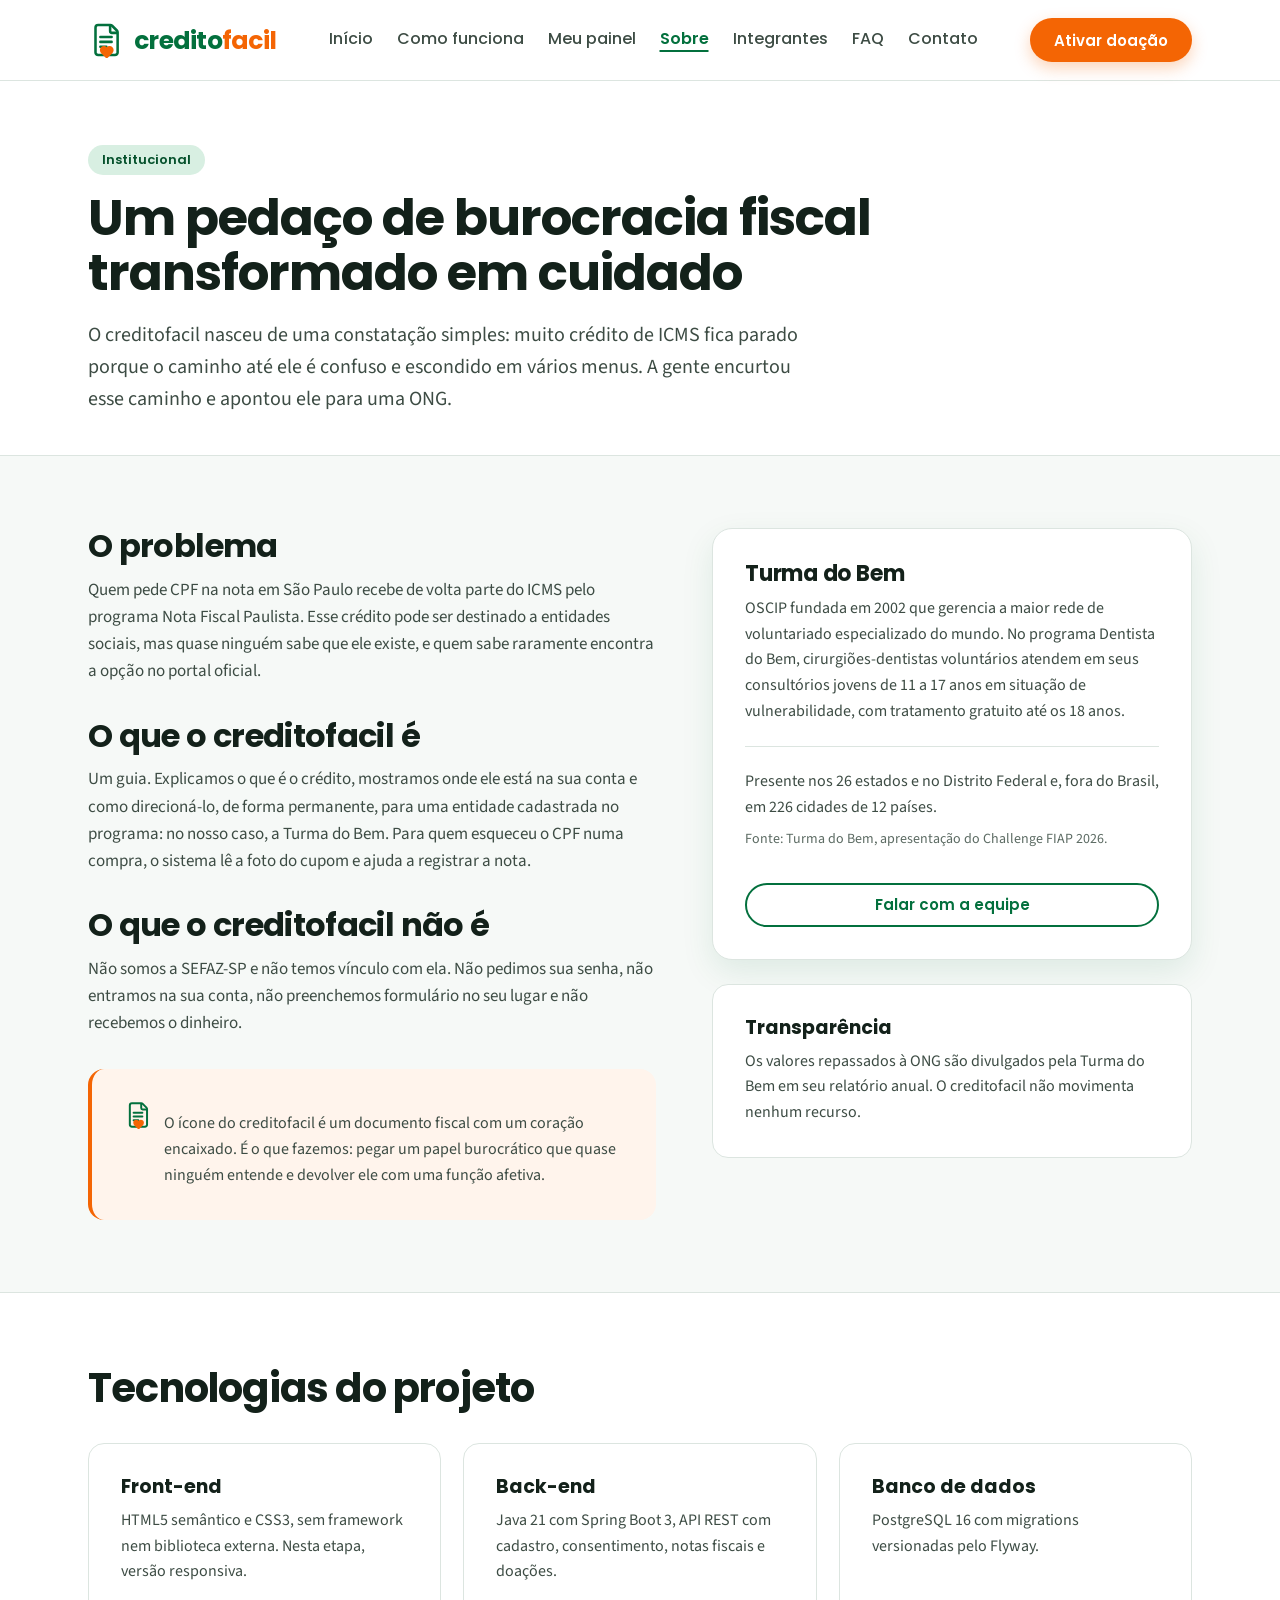
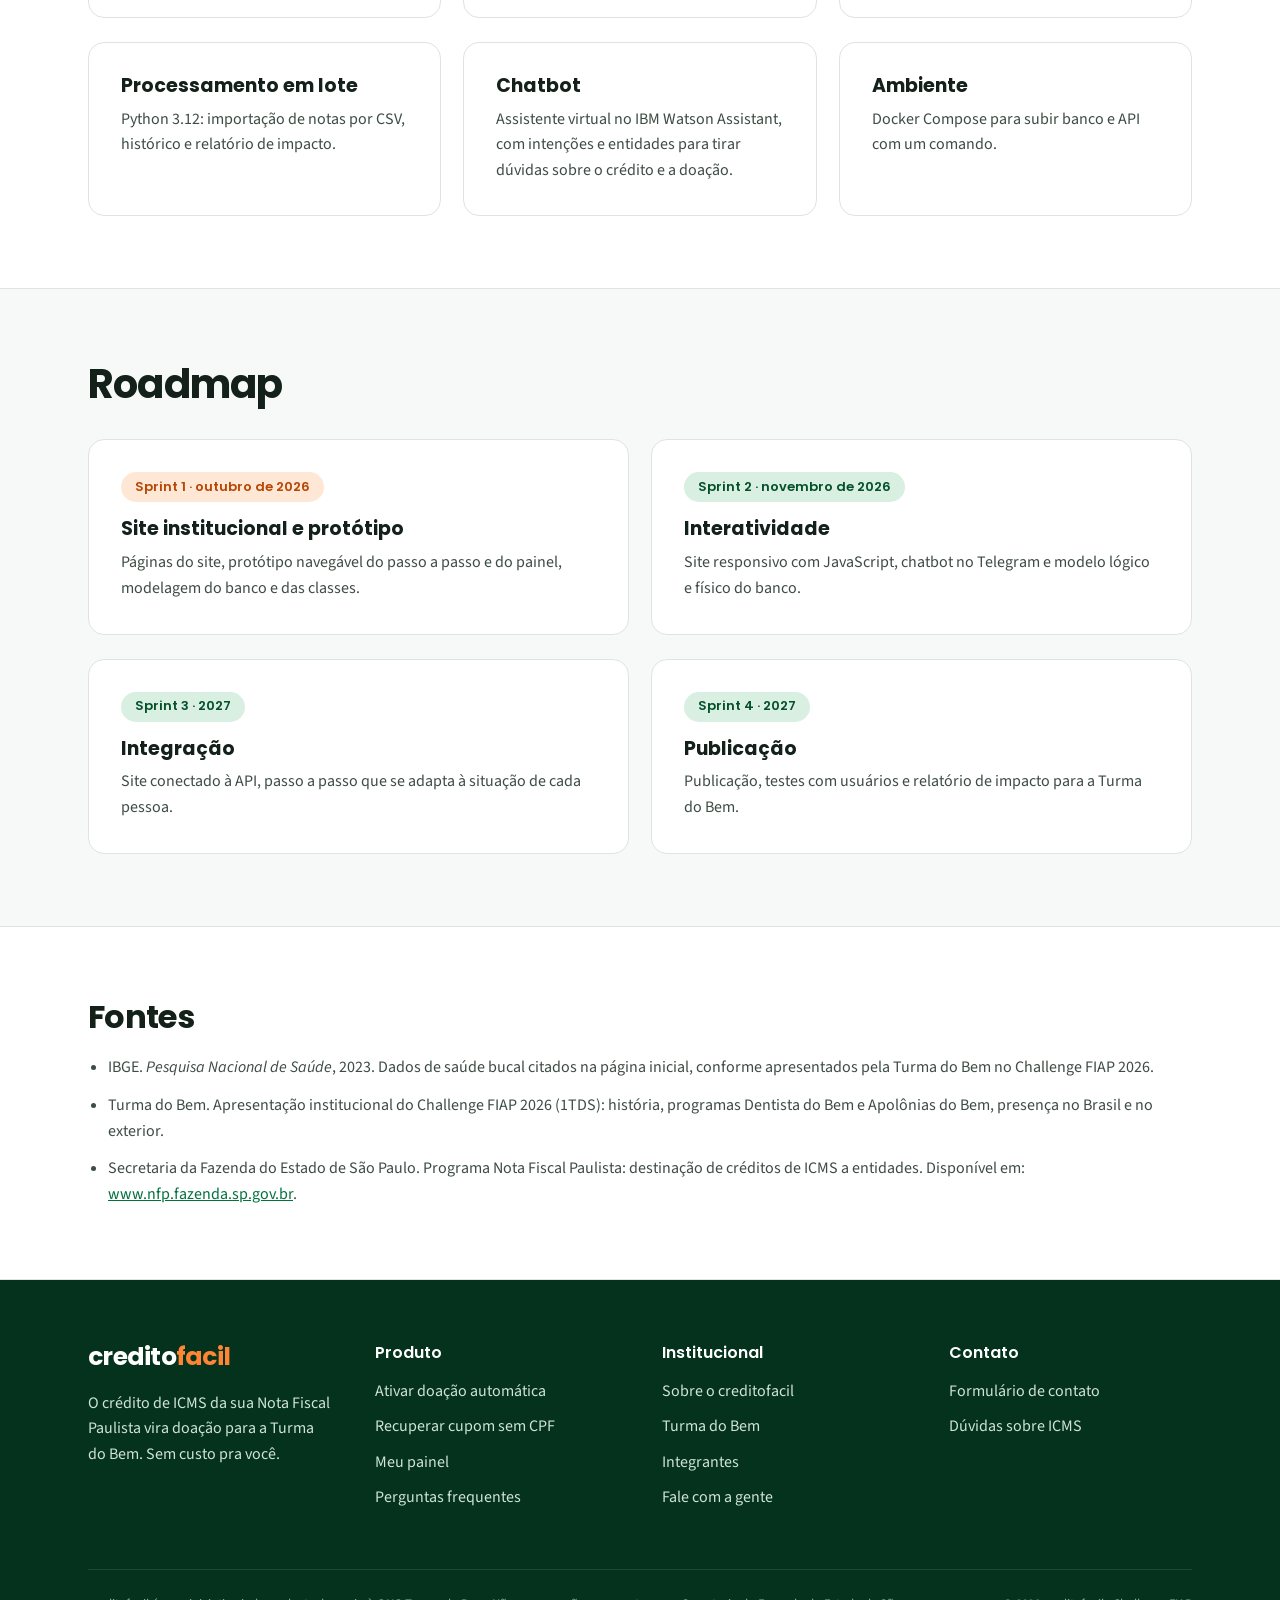
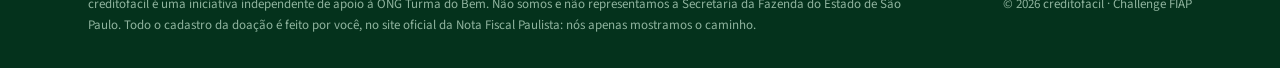
<file: sobre.html>
<!DOCTYPE html>
<html lang="pt-BR">
<head>
  <meta charset="UTF-8">
  <meta name="viewport" content="width=device-width, initial-scale=1.0">
  <title>Sobre · creditofacil</title>
  <meta name="description" content="O que é o creditofacil, a Turma do Bem, as tecnologias do projeto e o roadmap.">
  <meta name="theme-color" content="#03703D">
  <link rel="icon" type="image/png" sizes="32x32" href="imagens/favicon-32.png">
  <link rel="apple-touch-icon" href="imagens/favicon-180.png">
  <link rel="preconnect" href="https://fonts.googleapis.com">
  <link rel="preconnect" href="https://fonts.gstatic.com" crossorigin>
  <link rel="stylesheet" href="https://fonts.googleapis.com/css2?family=Poppins:wght@500;600;700&family=Source+Sans+3:wght@400;600&display=swap">
  <link rel="stylesheet" href="css/style.css">
</head>
<body>
  <!-- cabeçalho: igual em todas as páginas -->
  <header class="header">
    <div class="conteudo header-conteudo">
      <a class="marca" href="index.html" aria-label="creditofacil, página inicial">
        <img src="imagens/icone-nota.svg" alt="" width="36" height="36">
        <span class="marca-texto"><span class="marca-credito">credito</span><span class="marca-facil">facil</span></span>
      </a>
      <nav class="nav" aria-label="Menu principal">
        <ul>
        <li><a href="index.html">Início</a></li>
        <li><a href="solucao-wizard.html">Como funciona</a></li>
        <li><a href="solucao-dashboard.html">Meu painel</a></li>
        <li><a href="sobre.html" aria-current="page">Sobre</a></li>
        <li><a href="integrantes.html">Integrantes</a></li>
        <li><a href="faq.html">FAQ</a></li>
        <li><a href="contato.html">Contato</a></li>
        </ul>
      </nav>
      <div class="header-acoes">
        <a class="btn btn-primario btn-sm" href="solucao-wizard.html">Ativar doação</a>
      </div>
      <button class="menu-botao" type="button" aria-expanded="false" aria-label="Abrir menu">
        <span class="menu-icone"></span>
      </button>
    </div>
  </header>

  <main>
    <!-- apresentação -->
    <article class="sec-topo sec-clara">
      <div class="conteudo">
        <span class="selo selo-verde">Institucional</span>
        <h1 class="titulo-pagina">Um pedaço de burocracia fiscal transformado em cuidado</h1>
        <p class="lead">O creditofacil nasceu de uma constatação simples: muito crédito de ICMS fica parado porque o caminho até ele é confuso e escondido em vários menus. A gente encurtou esse caminho e apontou ele para uma ONG.</p>
      </div>
    </article>

    <!-- contexto e solução -->
    <article class="sec">
      <div class="conteudo colunas">
        <div class="col-flex">
          <section>
            <h2 class="t2">O problema</h2>
            <p class="texto">Quem pede CPF na nota em São Paulo recebe de volta parte do ICMS pelo programa Nota Fiscal Paulista. Esse crédito pode ser destinado a entidades sociais, mas quase ninguém sabe que ele existe, e quem sabe raramente encontra a opção no portal oficial.</p>
          </section>
          <section class="margem-topo">
            <h2 class="t2">O que o creditofacil é</h2>
            <p class="texto">Um guia. Explicamos o que é o crédito, mostramos onde ele está na sua conta e como direcioná-lo, de forma permanente, para uma entidade cadastrada no programa: no nosso caso, a Turma do Bem. Para quem esqueceu o CPF numa compra, o sistema lê a foto do cupom e ajuda a registrar a nota.</p>
          </section>
          <section class="margem-topo">
            <h2 class="t2">O que o creditofacil não é</h2>
            <p class="texto">Não somos a SEFAZ-SP e não temos vínculo com ela. Não pedimos sua senha, não entramos na sua conta, não preenchemos formulário no seu lugar e não recebemos o dinheiro.</p>
          </section>
          <div class="card card-destaque margem-topo icone-linha">
            <img src="imagens/icone-nota.svg" alt="">
            <p class="texto-sm">O ícone do creditofacil é um documento fiscal com um coração encaixado. É o que fazemos: pegar um papel burocrático que quase ninguém entende e devolver ele com uma função afetiva.</p>
          </div>
        </div>
        <aside class="col-lateral pilha">
          <section class="card card-elev" id="turma-do-bem">
            <h2 class="t4">Turma do Bem</h2>
            <p class="texto-sm">OSCIP fundada em 2002 que gerencia a maior rede de voluntariado especializado do mundo. No programa Dentista do Bem, cirurgiões-dentistas voluntários atendem em seus consultórios jovens de 11 a 17 anos em situação de vulnerabilidade, com tratamento gratuito até os 18 anos.</p>
            <hr class="divisor">
            <p class="texto-sm">Presente nos 26 estados e no Distrito Federal e, fora do Brasil, em 226 cidades de 12 países.</p>
            <p class="ajuda">Fonte: Turma do Bem, apresentação do Challenge FIAP 2026.</p>
            <p class="margem-topo"><a class="btn btn-secundario btn-bloco btn-sm" href="contato.html">Falar com a equipe</a></p>
          </section>
          <section class="card">
            <h2 class="t5">Transparência</h2>
            <p class="texto-sm">Os valores repassados à ONG são divulgados pela Turma do Bem em seu relatório anual. O creditofacil não movimenta nenhum recurso.</p>
          </section>
        </aside>
      </div>
    </article>

    <!-- tecnologias -->
    <article class="sec sec-clara sec-bordas">
      <div class="conteudo">
        <h2 class="t1">Tecnologias do projeto</h2>
        <div class="grade-3 margem-topo">
          <section class="card"><h3 class="t5">Front-end</h3><p class="texto-sm">HTML5 semântico e CSS3, sem framework nem biblioteca externa. Nesta etapa, versão responsiva.</p></section>
          <section class="card"><h3 class="t5">Back-end</h3><p class="texto-sm">Java 21 com Spring Boot 3, API REST com cadastro, consentimento, notas fiscais e doações.</p></section>
          <section class="card"><h3 class="t5">Banco de dados</h3><p class="texto-sm">PostgreSQL 16 com migrations versionadas pelo Flyway.</p></section>
          <section class="card"><h3 class="t5">Processamento em lote</h3><p class="texto-sm">Python 3.12: importação de notas por CSV, histórico e relatório de impacto.</p></section>
          <section class="card"><h3 class="t5">Chatbot</h3><p class="texto-sm">Assistente virtual no IBM Watson Assistant, com intenções e entidades para tirar dúvidas sobre o crédito e a doação.</p></section>
          <section class="card"><h3 class="t5">Ambiente</h3><p class="texto-sm">Docker Compose para subir banco e API com um comando.</p></section>
        </div>
      </div>
    </article>

    <!-- roadmap -->
    <article class="sec">
      <div class="conteudo">
        <h2 class="t1">Roadmap</h2>
        <ol class="grade-2 margem-topo">
          <li class="card"><span class="selo selo-laranja">Sprint 1 · outubro de 2026</span><h3 class="t5">Site institucional e protótipo</h3><p class="texto-sm">Páginas do site, protótipo navegável do passo a passo e do painel, modelagem do banco e das classes.</p></li>
          <li class="card"><span class="selo selo-verde">Sprint 2 · novembro de 2026</span><h3 class="t5">Interatividade</h3><p class="texto-sm">Site responsivo com JavaScript, chatbot no Telegram e modelo lógico e físico do banco.</p></li>
          <li class="card"><span class="selo selo-verde">Sprint 3 · 2027</span><h3 class="t5">Integração</h3><p class="texto-sm">Site conectado à API, passo a passo que se adapta à situação de cada pessoa.</p></li>
          <li class="card"><span class="selo selo-verde">Sprint 4 · 2027</span><h3 class="t5">Publicação</h3><p class="texto-sm">Publicação, testes com usuários e relatório de impacto para a Turma do Bem.</p></li>
        </ol>
      </div>
    </article>

    <!-- fontes dos dados citados no site -->
    <article class="sec sec-clara sec-bordas" id="fontes">
      <div class="conteudo">
        <h2 class="t2">Fontes</h2>
        <ul class="lista-fontes">
          <li>IBGE. <cite>Pesquisa Nacional de Saúde</cite>, 2023. Dados de saúde bucal citados na página inicial, conforme apresentados pela Turma do Bem no Challenge FIAP 2026.</li>
          <li>Turma do Bem. Apresentação institucional do Challenge FIAP 2026 (1TDS): história, programas Dentista do Bem e Apolônias do Bem, presença no Brasil e no exterior.</li>
          <li>Secretaria da Fazenda do Estado de São Paulo. Programa Nota Fiscal Paulista: destinação de créditos de ICMS a entidades. Disponível em: <a href="https://www.nfp.fazenda.sp.gov.br" target="_blank" rel="noopener">www.nfp.fazenda.sp.gov.br</a>.</li>
        </ul>
      </div>
    </article>
  </main>

  <!-- rodapé: igual em todas as páginas -->
  <footer class="footer">
    <div class="conteudo">
      <div class="footer-grade">
        <div>
          <span class="marca-texto"><span class="marca-credito">credito</span><span class="marca-facil">facil</span></span>
          <p class="footer-texto">O crédito de ICMS da sua Nota Fiscal Paulista vira doação para a Turma do Bem. Sem custo pra você.</p>
        </div>
        <nav aria-label="Produto">
          <h2>Produto</h2>
          <ul>
            <li><a href="solucao-wizard.html">Ativar doação automática</a></li>
            <li><a href="solucao-wizard.html#recuperar-cupom">Recuperar cupom sem CPF</a></li>
            <li><a href="solucao-dashboard.html">Meu painel</a></li>
            <li><a href="faq.html">Perguntas frequentes</a></li>
          </ul>
        </nav>
        <nav aria-label="Institucional">
          <h2>Institucional</h2>
          <ul>
            <li><a href="sobre.html">Sobre o creditofacil</a></li>
            <li><a href="sobre.html#turma-do-bem">Turma do Bem</a></li>
            <li><a href="integrantes.html">Integrantes</a></li>
            <li><a href="contato.html">Fale com a gente</a></li>
          </ul>
        </nav>
        <nav aria-label="Contato">
          <h2>Contato</h2>
          <ul>
            <li><a href="contato.html">Formulário de contato</a></li>
            <li><a href="faq.html">Dúvidas sobre ICMS</a></li>
          </ul>
        </nav>
      </div>
      <hr class="footer-divisor">
      <div class="footer-legal">
        <p>creditofacil é uma iniciativa independente de apoio à ONG Turma do Bem. Não somos e não representamos a Secretaria da Fazenda do Estado de São Paulo. Todo o cadastro da doação é feito por você, no site oficial da Nota Fiscal Paulista: nós apenas mostramos o caminho.</p>
        <p>© 2026 creditofacil · Challenge FIAP</p>
      </div>
    </div>
  </footer>
  <script src="js/menu.js"></script>
</body>
</html>
</file>
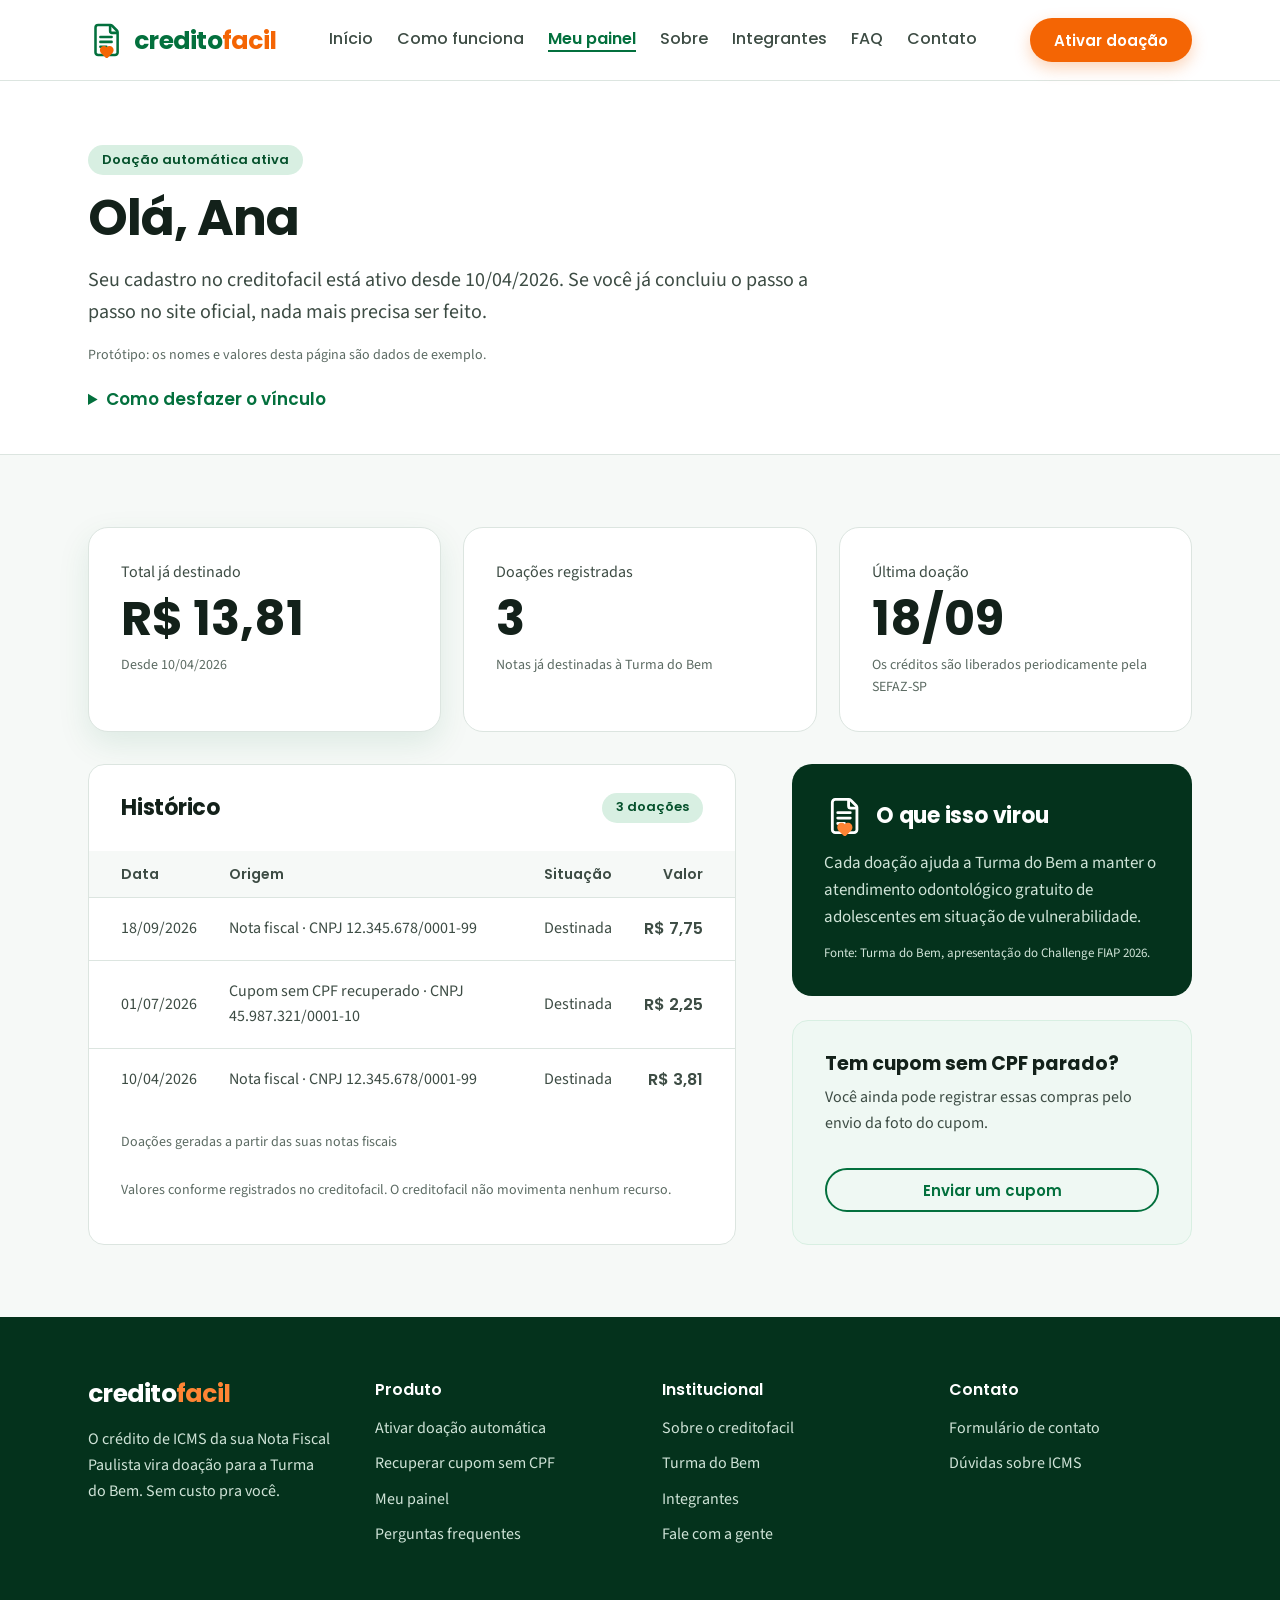
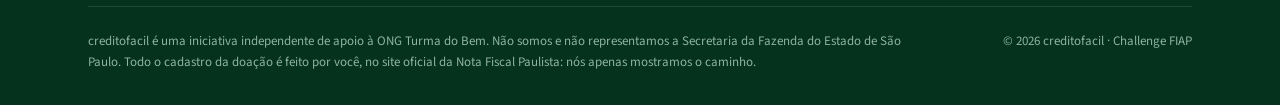
<file: solucao-dashboard.html>
<!DOCTYPE html>
<html lang="pt-BR">
<head>
  <meta charset="UTF-8">
  <meta name="viewport" content="width=device-width, initial-scale=1.0">
  <title>Meu painel · creditofacil</title>
  <meta name="description" content="Painel do doador: total destinado, doações registradas e histórico (protótipo com dados de exemplo).">
  <meta name="theme-color" content="#03703D">
  <link rel="icon" type="image/png" sizes="32x32" href="imagens/favicon-32.png">
  <link rel="apple-touch-icon" href="imagens/favicon-180.png">
  <link rel="preconnect" href="https://fonts.googleapis.com">
  <link rel="preconnect" href="https://fonts.gstatic.com" crossorigin>
  <link rel="stylesheet" href="https://fonts.googleapis.com/css2?family=Poppins:wght@500;600;700&family=Source+Sans+3:wght@400;600&display=swap">
  <link rel="stylesheet" href="css/style.css">
</head>
<body>
  <!-- cabeçalho: igual em todas as páginas -->
  <header class="header">
    <div class="conteudo header-conteudo">
      <a class="marca" href="index.html" aria-label="creditofacil, página inicial">
        <img src="imagens/icone-nota.svg" alt="" width="36" height="36">
        <span class="marca-texto"><span class="marca-credito">credito</span><span class="marca-facil">facil</span></span>
      </a>
      <nav class="nav" aria-label="Menu principal">
        <ul>
        <li><a href="index.html">Início</a></li>
        <li><a href="solucao-wizard.html">Como funciona</a></li>
        <li><a href="solucao-dashboard.html" aria-current="page">Meu painel</a></li>
        <li><a href="sobre.html">Sobre</a></li>
        <li><a href="integrantes.html">Integrantes</a></li>
        <li><a href="faq.html">FAQ</a></li>
        <li><a href="contato.html">Contato</a></li>
        </ul>
      </nav>
      <div class="header-acoes">
        <a class="btn btn-primario btn-sm" href="solucao-wizard.html">Ativar doação</a>
      </div>
      <button class="menu-botao" type="button" aria-expanded="false" aria-label="Abrir menu">
        <span class="menu-icone"></span>
      </button>
    </div>
  </header>

  <main>
    <!-- saudação e situação do vínculo -->
    <article class="sec-topo sec-clara">
      <div class="conteudo">
        <span class="selo selo-verde">Doação automática ativa</span>
        <h1 class="titulo-pagina">Olá, Ana</h1>
        <p class="lead">Seu cadastro no creditofacil está ativo desde <time datetime="2026-04-10">10/04/2026</time>. Se você já concluiu o passo a passo no site oficial, nada mais precisa ser feito.</p>
        <p class="ajuda aviso-exemplo">Protótipo: os nomes e valores desta página são dados de exemplo.</p>
        <details class="como-desfazer">
          <summary>Como desfazer o vínculo</summary>
          <p>O vínculo é desfeito no mesmo site da Nota Fiscal Paulista onde você o criou: em Conta Corrente, Doação de Créditos a Entidades, basta desmarcar a doação automática. O creditofacil só orienta.</p>
        </details>
      </div>
    </article>

    <!-- números do doador -->
    <article class="sec">
      <div class="conteudo">
        <div class="grade-3">
          <section class="card card-elev stat-card">
            <h2 class="stat-rotulo">Total já destinado</h2>
            <p class="stat-valor">R$ 13,81</p>
            <p class="ajuda">Desde <time datetime="2026-04-10">10/04/2026</time></p>
          </section>
          <section class="card stat-card">
            <h2 class="stat-rotulo">Doações registradas</h2>
            <p class="stat-valor">3</p>
            <p class="ajuda">Notas já destinadas à Turma do Bem</p>
          </section>
          <section class="card stat-card">
            <h2 class="stat-rotulo">Última doação</h2>
            <p class="stat-valor">18/09</p>
            <p class="ajuda">Os créditos são liberados periodicamente pela SEFAZ-SP</p>
          </section>
        </div>

        <div class="colunas colunas-esticadas margem-topo">
          <!-- histórico em tabela -->
          <section class="col-flex card card-tabela">
            <div class="card-tabela-topo">
              <h2 class="t4">Histórico</h2>
              <span class="selo selo-verde">3 doações</span>
            </div>
            <table class="tabela-historico">
              <caption class="ajuda">Doações geradas a partir das suas notas fiscais</caption>
              <thead>
                <tr><th scope="col">Data</th><th scope="col">Origem</th><th scope="col">Situação</th><th scope="col" class="col-valor">Valor</th></tr>
              </thead>
              <tbody>
                <tr><td>18/09/2026</td><td>Nota fiscal · CNPJ 12.345.678/0001-99</td><td>Destinada</td><td class="col-valor">R$ 7,75</td></tr>
                <tr><td>01/07/2026</td><td>Cupom sem CPF recuperado · CNPJ 45.987.321/0001-10</td><td>Destinada</td><td class="col-valor">R$ 2,25</td></tr>
                <tr><td>10/04/2026</td><td>Nota fiscal · CNPJ 12.345.678/0001-99</td><td>Destinada</td><td class="col-valor">R$ 3,81</td></tr>
              </tbody>
            </table>
            <p class="ajuda card-tabela-rodape">Valores conforme registrados no creditofacil. O creditofacil não movimenta nenhum recurso.</p>
          </section>

          <!-- impacto e atalho para cupom -->
          <aside class="col-lateral-estreita pilha">
            <section class="impacto-card">
              <div class="icone-linha">
                <img src="imagens/icone-nota-branco.svg" alt="">
                <h2 class="t4">O que isso virou</h2>
              </div>
              <p>Cada doação ajuda a Turma do Bem a manter o atendimento odontológico gratuito de adolescentes em situação de vulnerabilidade.</p>
              <p class="numero-fonte">Fonte: Turma do Bem, apresentação do Challenge FIAP 2026.</p>
            </section>
            <section class="card card-verde">
              <h2 class="t5">Tem cupom sem CPF parado?</h2>
              <p class="texto-sm">Você ainda pode registrar essas compras pelo envio da foto do cupom.</p>
              <p class="margem-topo"><a class="btn btn-secundario btn-bloco btn-sm" href="solucao-wizard.html#recuperar-cupom">Enviar um cupom</a></p>
            </section>
          </aside>
        </div>
      </div>
    </article>
  </main>

  <!-- rodapé: igual em todas as páginas -->
  <footer class="footer">
    <div class="conteudo">
      <div class="footer-grade">
        <div>
          <span class="marca-texto"><span class="marca-credito">credito</span><span class="marca-facil">facil</span></span>
          <p class="footer-texto">O crédito de ICMS da sua Nota Fiscal Paulista vira doação para a Turma do Bem. Sem custo pra você.</p>
        </div>
        <nav aria-label="Produto">
          <h2>Produto</h2>
          <ul>
            <li><a href="solucao-wizard.html">Ativar doação automática</a></li>
            <li><a href="solucao-wizard.html#recuperar-cupom">Recuperar cupom sem CPF</a></li>
            <li><a href="solucao-dashboard.html">Meu painel</a></li>
            <li><a href="faq.html">Perguntas frequentes</a></li>
          </ul>
        </nav>
        <nav aria-label="Institucional">
          <h2>Institucional</h2>
          <ul>
            <li><a href="sobre.html">Sobre o creditofacil</a></li>
            <li><a href="sobre.html#turma-do-bem">Turma do Bem</a></li>
            <li><a href="integrantes.html">Integrantes</a></li>
            <li><a href="contato.html">Fale com a gente</a></li>
          </ul>
        </nav>
        <nav aria-label="Contato">
          <h2>Contato</h2>
          <ul>
            <li><a href="contato.html">Formulário de contato</a></li>
            <li><a href="faq.html">Dúvidas sobre ICMS</a></li>
          </ul>
        </nav>
      </div>
      <hr class="footer-divisor">
      <div class="footer-legal">
        <p>creditofacil é uma iniciativa independente de apoio à ONG Turma do Bem. Não somos e não representamos a Secretaria da Fazenda do Estado de São Paulo. Todo o cadastro da doação é feito por você, no site oficial da Nota Fiscal Paulista: nós apenas mostramos o caminho.</p>
        <p>© 2026 creditofacil · Challenge FIAP</p>
      </div>
    </div>
  </footer>
  <script src="js/menu.js"></script>
</body>
</html>
</file>
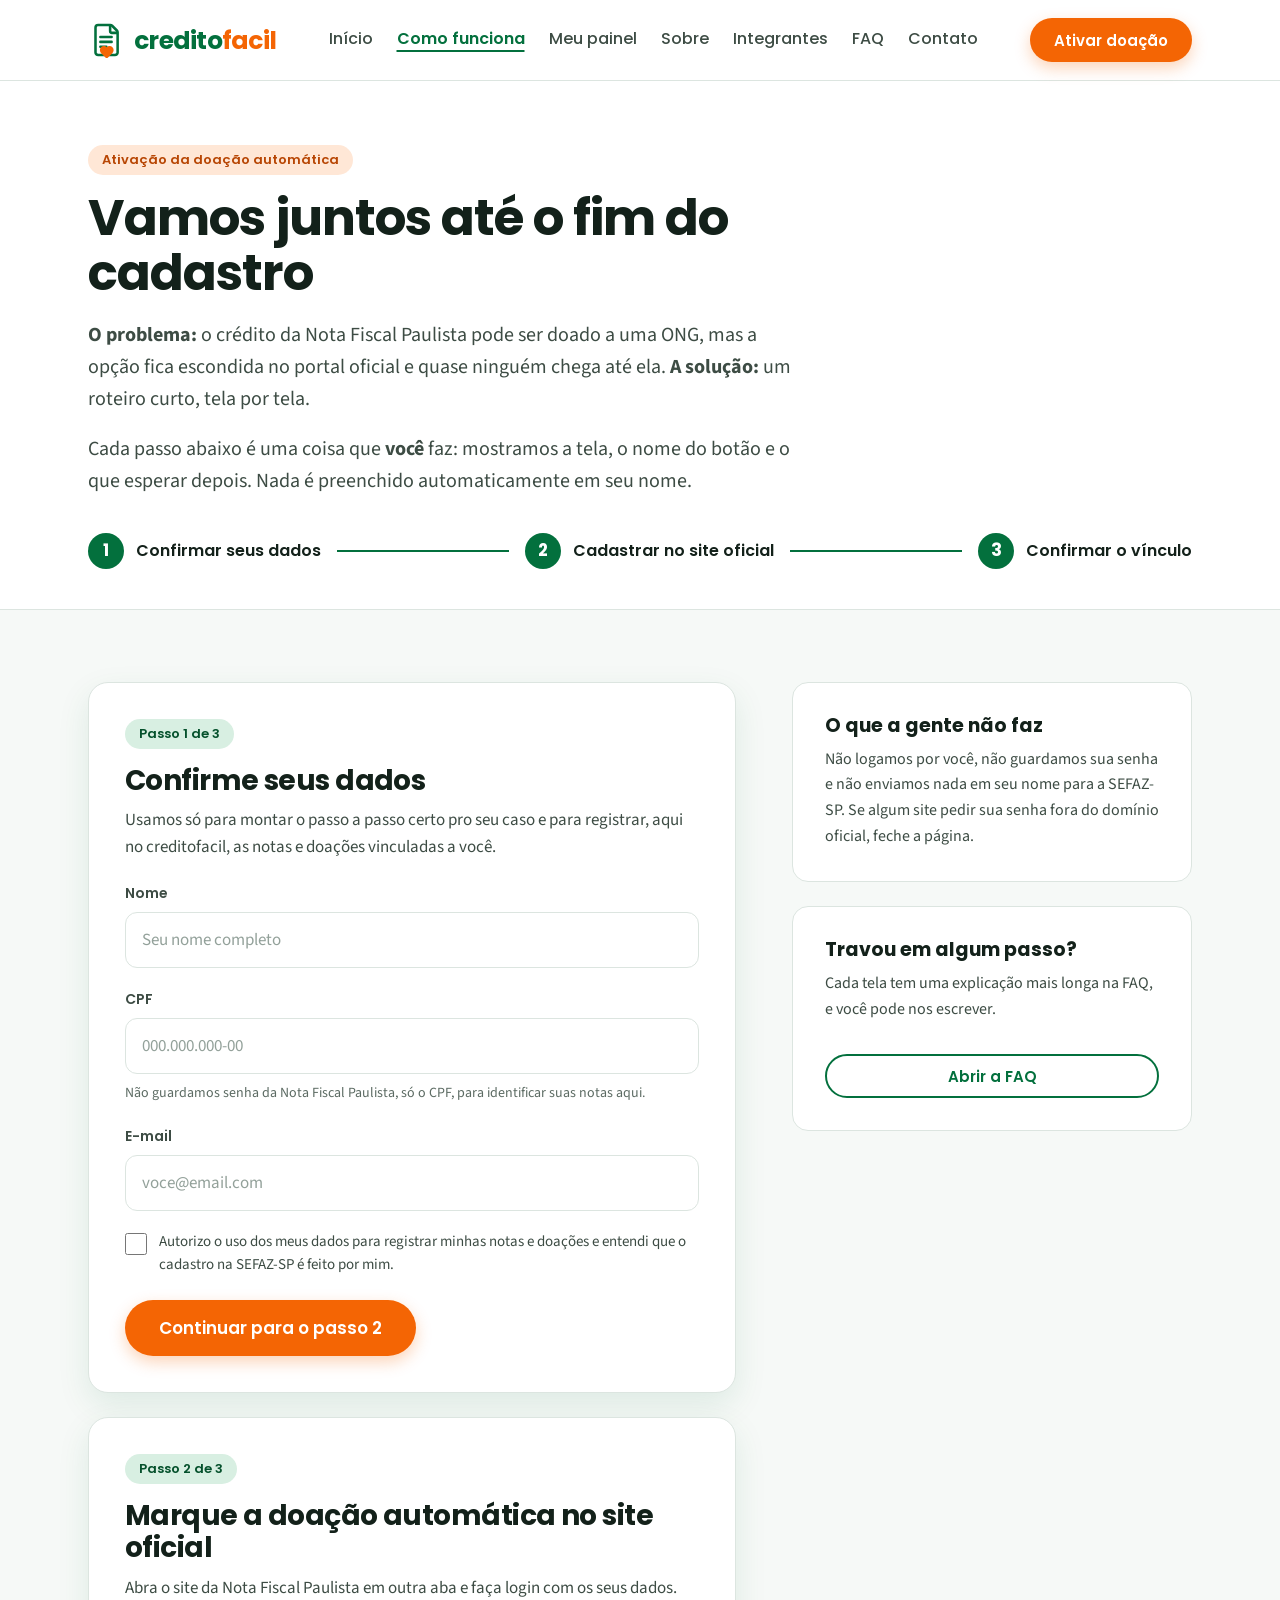
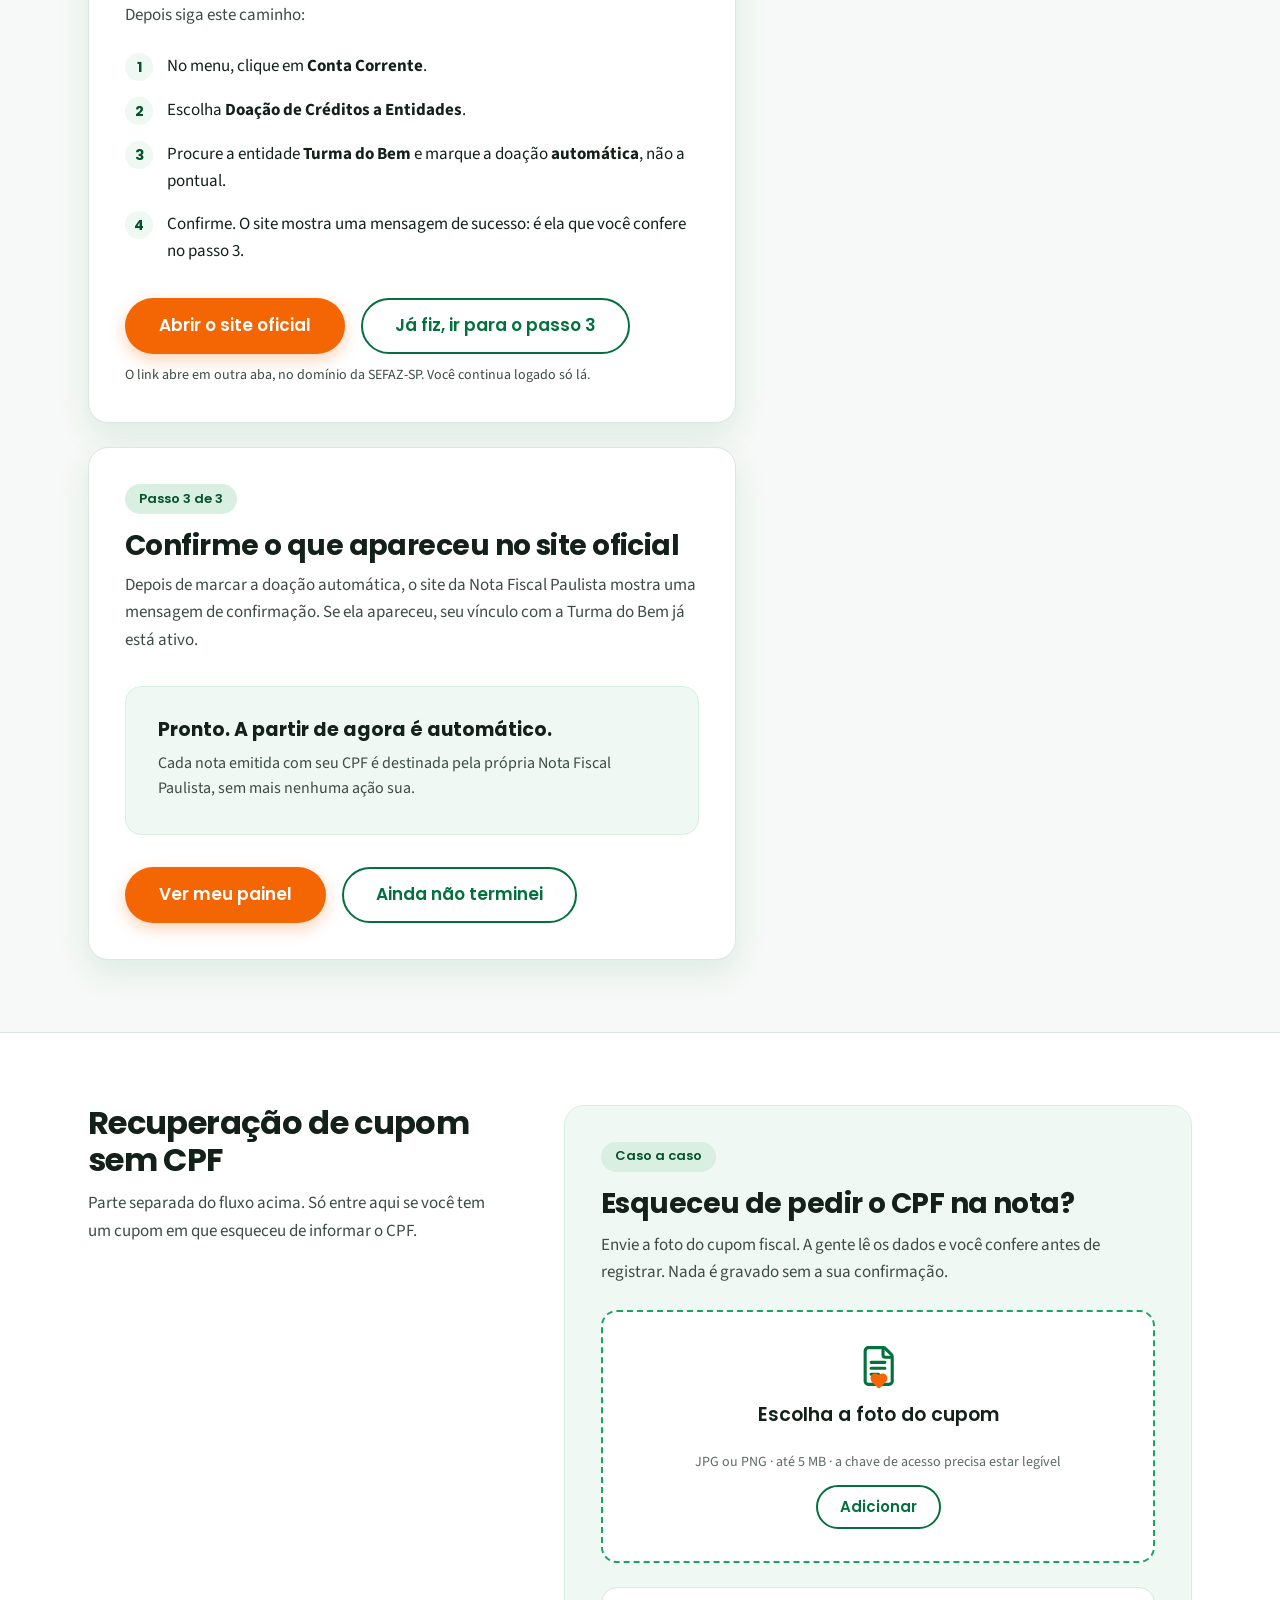
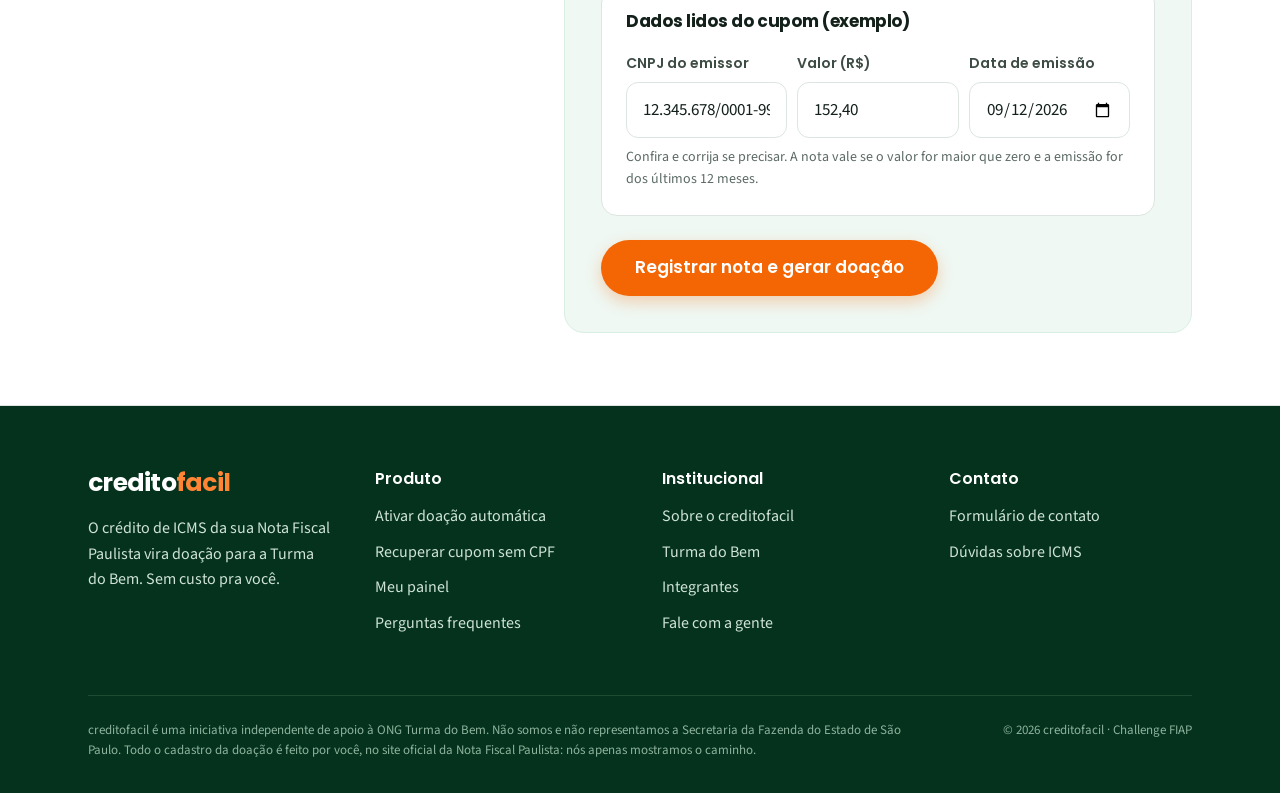
<file: solucao-wizard.html>
<!DOCTYPE html>
<html lang="pt-BR">
<head>
  <meta charset="UTF-8">
  <meta name="viewport" content="width=device-width, initial-scale=1.0">
  <title>Como funciona · ativação da doação automática · creditofacil</title>
  <meta name="description" content="Passo a passo para ativar a doação automática do crédito da Nota Fiscal Paulista para a Turma do Bem.">
  <meta name="theme-color" content="#03703D">
  <link rel="icon" type="image/png" sizes="32x32" href="imagens/favicon-32.png">
  <link rel="apple-touch-icon" href="imagens/favicon-180.png">
  <link rel="preconnect" href="https://fonts.googleapis.com">
  <link rel="preconnect" href="https://fonts.gstatic.com" crossorigin>
  <link rel="stylesheet" href="https://fonts.googleapis.com/css2?family=Poppins:wght@500;600;700&family=Source+Sans+3:wght@400;600&display=swap">
  <link rel="stylesheet" href="css/style.css">
</head>
<body>
  <!-- cabeçalho: igual em todas as páginas -->
  <header class="header">
    <div class="conteudo header-conteudo">
      <a class="marca" href="index.html" aria-label="creditofacil, página inicial">
        <img src="imagens/icone-nota.svg" alt="" width="36" height="36">
        <span class="marca-texto"><span class="marca-credito">credito</span><span class="marca-facil">facil</span></span>
      </a>
      <nav class="nav" aria-label="Menu principal">
        <ul>
        <li><a href="index.html">Início</a></li>
        <li><a href="solucao-wizard.html" aria-current="page">Como funciona</a></li>
        <li><a href="solucao-dashboard.html">Meu painel</a></li>
        <li><a href="sobre.html">Sobre</a></li>
        <li><a href="integrantes.html">Integrantes</a></li>
        <li><a href="faq.html">FAQ</a></li>
        <li><a href="contato.html">Contato</a></li>
        </ul>
      </nav>
      <div class="header-acoes">
        <a class="btn btn-primario btn-sm" href="solucao-wizard.html">Ativar doação</a>
      </div>
      <button class="menu-botao" type="button" aria-expanded="false" aria-label="Abrir menu">
        <span class="menu-icone"></span>
      </button>
    </div>
  </header>

  <main>
    <!-- apresentação e trilha dos 3 passos (cada passo é um link para a sua seção) -->
    <article class="sec-topo sec-clara">
      <div class="conteudo">
        <span class="selo selo-laranja">Ativação da doação automática</span>
        <h1 class="titulo-pagina">Vamos juntos até o fim do cadastro</h1>
        <p class="lead"><strong>O problema:</strong> o crédito da Nota Fiscal Paulista pode ser doado a uma ONG, mas a opção fica escondida no portal oficial e quase ninguém chega até ela. <strong>A solução:</strong> um roteiro curto, tela por tela.</p>
        <p class="lead">Cada passo abaixo é uma coisa que <strong>você</strong> faz: mostramos a tela, o nome do botão e o que esperar depois. Nada é preenchido automaticamente em seu nome.</p>
        <nav class="trilha" aria-label="Passos da ativação">
          <a class="trilha-passo" href="#passo-1"><span class="trilha-numero">1</span><span class="trilha-titulo">Confirmar seus dados</span></a>
          <span class="trilha-linha"></span>
          <a class="trilha-passo" href="#passo-2"><span class="trilha-numero">2</span><span class="trilha-titulo">Cadastrar no site oficial</span></a>
          <span class="trilha-linha"></span>
          <a class="trilha-passo" href="#passo-3"><span class="trilha-numero">3</span><span class="trilha-titulo">Confirmar o vínculo</span></a>
        </nav>
      </div>
    </article>

    <article class="sec">
      <div class="conteudo colunas">
        <div class="col-flex">
          <!-- passo 1: dados do doador e consentimento -->
          <form class="card card-elev cta-ativacao passo" id="passo-1" action="#passo-2" method="get">
            <span class="selo selo-verde">Passo 1 de 3</span>
            <h2 class="t3">Confirme seus dados</h2>
            <p>Usamos só para montar o passo a passo certo pro seu caso e para registrar, aqui no creditofacil, as notas e doações vinculadas a você.</p>
            <div class="campo-bloco">
              <label class="rotulo" for="wizard-nome">Nome</label>
              <input class="campo" id="wizard-nome" name="nome" type="text" placeholder="Seu nome completo" autocomplete="name">
            </div>
            <div class="campo-bloco">
              <label class="rotulo" for="wizard-cpf">CPF</label>
              <input class="campo" id="wizard-cpf" name="cpf" type="text" inputmode="numeric" placeholder="000.000.000-00" autocomplete="off">
              <p class="ajuda">Não guardamos senha da Nota Fiscal Paulista, só o CPF, para identificar suas notas aqui.</p>
            </div>
            <div class="campo-bloco">
              <label class="rotulo" for="wizard-email">E-mail</label>
              <input class="campo" id="wizard-email" name="email" type="email" placeholder="voce@email.com" autocomplete="email">
            </div>
            <div class="check-linha">
              <input type="checkbox" id="wizard-aceite" name="consentimento">
              <label for="wizard-aceite">Autorizo o uso dos meus dados para registrar minhas notas e doações e entendi que o cadastro na SEFAZ-SP é feito por mim.</label>
            </div>
            <button type="submit" class="btn btn-primario form-acao">Continuar para o passo 2</button>
          </form>

          <!-- passo 2: orientação guiada no portal oficial -->
          <section class="card card-elev cta-ativacao passo" id="passo-2">
            <span class="selo selo-verde">Passo 2 de 3</span>
            <h2 class="t3">Marque a doação automática no site oficial</h2>
            <p>Abra o site da Nota Fiscal Paulista em outra aba e faça login com os seus dados. Depois siga este caminho:</p>
            <ol class="lista-numerada">
              <li><p>No menu, clique em <strong>Conta Corrente</strong>.</p></li>
              <li><p>Escolha <strong>Doação de Créditos a Entidades</strong>.</p></li>
              <li><p>Procure a entidade <strong>Turma do Bem</strong> e marque a doação <strong>automática</strong>, não a pontual.</p></li>
              <li><p>Confirme. O site mostra uma mensagem de sucesso: é ela que você confere no passo 3.</p></li>
            </ol>
            <div class="linha-botoes margem-topo">
              <a class="btn btn-primario" href="https://www.nfp.fazenda.sp.gov.br" target="_blank" rel="noopener">Abrir o site oficial</a>
              <a class="btn btn-secundario" href="#passo-3">Já fiz, ir para o passo 3</a>
            </div>
            <p class="ajuda">O link abre em outra aba, no domínio da SEFAZ-SP. Você continua logado só lá.</p>
          </section>

          <!-- passo 3: confirmação -->
          <section class="card card-elev cta-ativacao passo" id="passo-3">
            <span class="selo selo-verde">Passo 3 de 3</span>
            <h2 class="t3">Confirme o que apareceu no site oficial</h2>
            <p>Depois de marcar a doação automática, o site da Nota Fiscal Paulista mostra uma mensagem de confirmação. Se ela apareceu, seu vínculo com a Turma do Bem já está ativo.</p>
            <div class="card card-verde margem-topo">
              <h3 class="t5">Pronto. A partir de agora é automático.</h3>
              <p class="texto-sm">Cada nota emitida com seu CPF é destinada pela própria Nota Fiscal Paulista, sem mais nenhuma ação sua.</p>
            </div>
            <div class="linha-botoes margem-topo">
              <a class="btn btn-primario" href="solucao-dashboard.html">Ver meu painel</a>
              <a class="btn btn-secundario" href="#passo-2">Ainda não terminei</a>
            </div>
          </section>
        </div>

        <!-- coluna lateral de apoio -->
        <aside class="col-lateral-estreita pilha">
          <section class="card">
            <h2 class="t5">O que a gente não faz</h2>
            <p class="texto-sm">Não logamos por você, não guardamos sua senha e não enviamos nada em seu nome para a SEFAZ-SP. Se algum site pedir sua senha fora do domínio oficial, feche a página.</p>
          </section>
          <section class="card">
            <h2 class="t5">Travou em algum passo?</h2>
            <p class="texto-sm">Cada tela tem uma explicação mais longa na FAQ, e você pode nos escrever.</p>
            <p class="margem-topo"><a class="btn btn-secundario btn-bloco btn-sm" href="faq.html">Abrir a FAQ</a></p>
          </section>
        </aside>
      </div>
    </article>

    <!-- caminho secundário: recuperar cupom sem CPF -->
    <article class="sec sec-clara sec-bordas" id="recuperar-cupom">
      <div class="conteudo colunas">
        <div class="col-titulo">
          <h2 class="t2">Recuperação de cupom sem CPF</h2>
          <p class="texto">Parte separada do fluxo acima. Só entre aqui se você tem um cupom em que esqueceu de informar o CPF.</p>
        </div>
        <form class="col-flex recuperacao-bloco" action="solucao-dashboard.html" method="get">
          <span class="selo selo-verde">Caso a caso</span>
          <h3 class="t3">Esqueceu de pedir o CPF na nota?</h3>
          <p class="texto">Envie a foto do cupom fiscal. A gente lê os dados e você confere antes de registrar. Nada é gravado sem a sua confirmação.</p>
          <label class="upload-area" for="input-cupom">
            <img src="imagens/icone-nota.svg" alt="">
            <span class="upload-titulo">Escolha a foto do cupom</span>
            <span class="ajuda">JPG ou PNG · até 5 MB · a chave de acesso precisa estar legível</span>
            <input type="file" id="input-cupom" name="cupom" accept="image/png, image/jpeg">
            <span class="upload-botao">Adicionar</span>
          </label>
          <!-- exemplo estático do que a leitura do cupom devolve -->
          <div class="exemplo-leitura">
            <h3>Dados lidos do cupom (exemplo)</h3>
            <div class="grade-campos">
              <div><label class="rotulo" for="nota-cnpj">CNPJ do emissor</label><input class="campo" id="nota-cnpj" name="cnpj" value="12.345.678/0001-99"></div>
              <div><label class="rotulo" for="nota-valor">Valor (R$)</label><input class="campo" id="nota-valor" name="valor" value="152,40"></div>
              <div><label class="rotulo" for="nota-data">Data de emissão</label><input class="campo" id="nota-data" name="data" type="date" value="2026-09-12"></div>
            </div>
            <p class="ajuda">Confira e corrija se precisar. A nota vale se o valor for maior que zero e a emissão for dos últimos 12 meses.</p>
          </div>
          <button type="submit" class="btn btn-primario form-acao">Registrar nota e gerar doação</button>
        </form>
      </div>
    </article>
  </main>

  <!-- rodapé: igual em todas as páginas -->
  <footer class="footer">
    <div class="conteudo">
      <div class="footer-grade">
        <div>
          <span class="marca-texto"><span class="marca-credito">credito</span><span class="marca-facil">facil</span></span>
          <p class="footer-texto">O crédito de ICMS da sua Nota Fiscal Paulista vira doação para a Turma do Bem. Sem custo pra você.</p>
        </div>
        <nav aria-label="Produto">
          <h2>Produto</h2>
          <ul>
            <li><a href="solucao-wizard.html">Ativar doação automática</a></li>
            <li><a href="solucao-wizard.html#recuperar-cupom">Recuperar cupom sem CPF</a></li>
            <li><a href="solucao-dashboard.html">Meu painel</a></li>
            <li><a href="faq.html">Perguntas frequentes</a></li>
          </ul>
        </nav>
        <nav aria-label="Institucional">
          <h2>Institucional</h2>
          <ul>
            <li><a href="sobre.html">Sobre o creditofacil</a></li>
            <li><a href="sobre.html#turma-do-bem">Turma do Bem</a></li>
            <li><a href="integrantes.html">Integrantes</a></li>
            <li><a href="contato.html">Fale com a gente</a></li>
          </ul>
        </nav>
        <nav aria-label="Contato">
          <h2>Contato</h2>
          <ul>
            <li><a href="contato.html">Formulário de contato</a></li>
            <li><a href="faq.html">Dúvidas sobre ICMS</a></li>
          </ul>
        </nav>
      </div>
      <hr class="footer-divisor">
      <div class="footer-legal">
        <p>creditofacil é uma iniciativa independente de apoio à ONG Turma do Bem. Não somos e não representamos a Secretaria da Fazenda do Estado de São Paulo. Todo o cadastro da doação é feito por você, no site oficial da Nota Fiscal Paulista: nós apenas mostramos o caminho.</p>
        <p>© 2026 creditofacil · Challenge FIAP</p>
      </div>
    </div>
  </footer>
  <script src="js/menu.js"></script>
</body>
</html>
</file>
<file: css/style.css>
* {
  box-sizing: border-box;
}

html {
  scroll-behavior: smooth;
}

body {
  margin: 0;
  background: #f6f9f7;
  color: #13211a;
  font-family: "Source Sans 3", "Segoe UI", Roboto, "Helvetica Neue", Arial, sans-serif;
  font-size: 17px;
  line-height: 1.6;
}

h1, h2, h3, h4 {
  font-family: "Poppins", "Segoe UI", "Helvetica Neue", Arial, sans-serif;
  margin: 0;
  letter-spacing: -0.02em;
  line-height: 1.15;
}

p, figure {
  margin: 0;
}

ul, ol {
  margin: 0;
  padding: 0;
}

a {
  color: #03703d;
}

a:hover {
  color: #05512c;
}

a:focus-visible, button:focus-visible, input:focus-visible, textarea:focus-visible, summary:focus-visible {
  outline: 3px solid rgba(244, 101, 4, 0.45);
  outline-offset: 3px;
}

img {
  max-width: 100%;
  display: block;
}

/* Layout */
.conteudo {
  width: 100%;
  margin: 0 auto;
  padding: 0 40px;
}

.sec {
  padding: 72px 0;
}

.sec-topo {
  padding: 64px 0 40px;
  border-bottom: 1px solid #dce5e0;
}

.sec-clara {
  background: #ffffff;
}

.sec-verde-claro {
  background: #eff8f3;
}

.sec-escura {
  background: #04321c;
  padding: 56px 0;
}

.sec-bordas {
  border-top: 1px solid #dce5e0;
  border-bottom: 1px solid #dce5e0;
}

.colunas {
  display: flex;
  gap: 56px;
  align-items: flex-start;
}

.colunas-centro {
  align-items: center;
}

.colunas-base {
  align-items: flex-end;
}

.colunas-esticadas {
  align-items: stretch;
}

.col-flex {
  flex: 1 1 0;
  min-width: 0;
}

.col-lateral {
  width: 480px;
  flex-shrink: 0;
}

.col-lateral-estreita {
  width: 400px;
  flex-shrink: 0;
}

.col-titulo {
  width: 420px;
  flex-shrink: 0;
}

.grade-2, .grade-3 {
  display: flex;
  flex-wrap: wrap;
  gap: 24px 2%;
}

.grade-2 > * {
  flex: 0 0 49%;
  min-width: 0;
}

.grade-3 > * {
  flex: 0 0 32%;
  min-width: 0;
}

.grade-2, .grade-3, .confianca {
  list-style: none;
}

.pilha {
  display: flex;
  flex-direction: column;
  gap: 24px;
}

.linha-botoes {
  display: flex;
  gap: 16px;
  align-items: center;
  flex-wrap: wrap;
}

.largura-texto {
  max-width: 760px;
}

.margem-topo {
  margin-top: 32px;
}

/* Tipografia */
.titulo-hero {
  font-size: 56px;
  line-height: 1.08;
  max-width: 620px;
  margin-top: 20px;
}

.titulo-pagina {
  font-size: 50px;
  line-height: 1.1;
  max-width: 840px;
  margin-top: 20px;
}

.t1 {
  font-size: 40px;
}

.t2 {
  font-size: 32px;
}

.t3 {
  font-size: 28px;
}

.t4 {
  font-size: 22px;
  letter-spacing: -0.01em;
}

.t5 {
  font-size: 19px;
  letter-spacing: 0;
}

.lead {
  font-size: 20px;
  color: #3d4c44;
  margin-top: 18px;
  max-width: 720px;
}

.texto {
  color: #3d4c44;
  margin-top: 12px;
}

.texto-sm {
  font-size: 16px;
  color: #3d4c44;
  margin-top: 10px;
}

.destaque {
  color: #f46504;
}

.selo + h1, .selo + h2, .selo + h3 {
  margin-top: 16px;
}

/* titulo lido por leitores de tela, invisivel na tela */
.visualmente-oculto {
  position: absolute;
  width: 1px;
  height: 1px;
  overflow: hidden;
  clip: rect(0 0 0 0);
  white-space: nowrap;
}

/* Componentes */
.btn {
  display: inline-flex;
  align-items: center;
  justify-content: center;
  gap: 10px;
  height: 56px;
  padding: 0 32px;
  border-radius: 30px;
  border: 2px solid transparent;
  font-family: "Poppins", "Segoe UI", "Helvetica Neue", Arial, sans-serif;
  font-weight: 600;
  font-size: 17px;
  line-height: 1;
  text-decoration: none;
  cursor: pointer;
}

.btn:hover {
  transform: translateY(-2px);
  text-decoration: none;
}

.btn:active {
  transform: translateY(0);
}

.btn-primario {
  background: #f46504;
  color: #ffffff;
  box-shadow: 0 6px 16px rgba(244, 101, 4, 0.28);
}

.btn-primario:hover {
  background: #d95703;
  color: #ffffff;
  box-shadow: 0 10px 22px rgba(244, 101, 4, 0.35);
}

.btn-secundario {
  background: transparent;
  color: #03703d;
  border-color: #03703d;
}

.btn-secundario:hover {
  background: #eff8f3;
}

.btn-fantasma {
  background: transparent;
  color: #03703d;
  height: 44px;
  padding: 0 16px;
  font-size: 16px;
}

.btn-fantasma:hover {
  background: #eff8f3;
}

.btn-sm {
  height: 44px;
  padding: 0 22px;
  font-size: 15px;
}

.btn-bloco {
  width: 100%;
}

.card {
  background: #ffffff;
  border: 1px solid #dce5e0;
  border-radius: 16px;
  padding: 32px;
}

main .card:hover {
  transform: translateY(-3px);
  box-shadow: 0 14px 28px rgba(3, 112, 61, 0.12);
}

.card-elev {
  box-shadow: 0 12px 32px rgba(3, 112, 61, 0.1);
  border-radius: 20px;
}

.card-laranja {
  background: #fff4ec;
  border-color: #ffe7d6;
}

.card-destaque {
  background: #fff4ec;
  border-color: #f46504;
  border-width: 0 0 0 4px;
}

.card-destaque-direita {
  border-width: 0 0 3px 3px;
}

.card-verde {
  background: #eff8f3;
  border-color: #d8efe2;
}

/* Selos */
.selo {
  display: inline-flex;
  align-items: center;
  height: 30px;
  padding: 0 14px;
  border-radius: 999px;
  font-family: "Poppins", "Segoe UI", "Helvetica Neue", Arial, sans-serif;
  font-weight: 600;
  font-size: 13px;
}

.selo-verde {
  background: #d8efe2;
  color: #05512c;
}

.selo-laranja {
  background: #ffe7d6;
  color: #b84604;
}

/* Formularios */
.campo-bloco {
  margin-top: 20px;
}

.rotulo {
  display: block;
  font-family: "Poppins", "Segoe UI", "Helvetica Neue", Arial, sans-serif;
  font-weight: 600;
  font-size: 14px;
  color: #3d4c44;
  margin-bottom: 8px;
}

.campo {
  width: 100%;
  height: 56px;
  padding: 0 16px;
  border: 1px solid #dce5e0;
  border-radius: 12px;
  background: #ffffff;
  font-family: "Source Sans 3", "Segoe UI", Roboto, "Helvetica Neue", Arial, sans-serif;
  font-size: 17px;
  color: #13211a;
}

.campo::placeholder {
  color: #93a19a;
}

.campo:focus {
  outline: none;
  border-color: #03703d;
  box-shadow: 0 0 0 3px rgba(10, 140, 78, 0.18);
}

.campo-erro {
  border-color: #b42318;
}

.aviso-erro {
  font-size: 14px;
  color: #b42318;
}

.area {
  height: auto;
  min-height: 150px;
  padding: 16px;
  resize: vertical;
}

.ajuda {
  font-size: 14px;
  color: #5c6b63;
  margin-top: 8px;
}

.ajuda-central {
  text-align: center;
  margin-top: 14px;
}

.check-linha {
  display: flex;
  gap: 12px;
  align-items: flex-start;
  margin-top: 20px;
}

.check-linha input {
  width: 22px;
  height: 22px;
  margin: 2px 0 0;
  accent-color: #03703d;
  flex-shrink: 0;
}

.check-linha label {
  font-size: 15px;
  line-height: 1.5;
  color: #3d4c44;
}

.form-acao {
  margin-top: 24px;
}

.grade-campos {
  display: flex;
  flex-wrap: wrap;
  gap: 16px 2%;
  margin-top: 20px;
}

.grade-campos > * {
  flex: 0 0 32%;
  min-width: 0;
}

.divisor {
  height: 1px;
  border: 0;
  background: #dce5e0;
  margin: 22px 0;
}

.icone-linha {
  display: flex;
  gap: 12px;
  align-items: flex-start;
}

.icone-linha img {
  width: 28px;
  height: 28px;
  flex-shrink: 0;
}

.confianca {
  display: flex;
  gap: 28px;
  margin-top: 32px;
  flex-wrap: wrap;
}

.confianca .icone-linha {
  align-items: center;
  color: #3d4c44;
  font-size: 16px;
}

.lista-contato {
  display: flex;
  flex-direction: column;
  gap: 20px;
  margin-top: 36px;
}

.lista-contato h3 {
  font-size: 17px;
}

.numero-passo {
  width: 48px;
  height: 48px;
  border-radius: 999px;
  background: #03703d;
  color: #ffffff;
  display: flex;
  align-items: center;
  justify-content: center;
  font-family: "Poppins", "Segoe UI", "Helvetica Neue", Arial, sans-serif;
  font-weight: 700;
  font-size: 20px;
}

.card .numero-passo + h3 {
  margin-top: 20px;
}

/* Paginas */
.numero-grande {
  font-family: "Poppins", "Segoe UI", "Helvetica Neue", Arial, sans-serif;
  font-size: 40px;
  font-weight: 700;
  color: #ffffff;
  line-height: 1;
}

.numero-grande.destaque {
  color: #ff8534;
}

.numero-legenda {
  font-size: 16px;
  color: #cfe3d7;
  margin-top: 8px;
}

.numero-fonte {
  display: block;
  font-size: 13px;
  color: #8fb39e;
}

.cta-ativacao {
  padding: 36px;
}

.cta-ativacao h2 {
  margin-top: 16px;
}

.cta-ativacao > p {
  color: #3d4c44;
  margin-top: 10px;
}

.recuperacao-bloco {
  background: #eff8f3;
  border: 1px solid #d8efe2;
  border-radius: 20px;
  padding: 36px;
}

.upload-area {
  margin-top: 24px;
  padding: 32px;
  border: 2px dashed #17a661;
  border-radius: 16px;
  background: #ffffff;
  display: flex;
  flex-direction: column;
  align-items: center;
  gap: 12px;
  text-align: center;
  cursor: pointer;
}

.upload-area:hover {
  background: #eff8f3;
}

.upload-area img {
  width: 44px;
  height: 44px;
}

.upload-area input {
  position: absolute;
  width: 1px;
  height: 1px;
  opacity: 0;
  overflow: hidden;
}

.upload-botao {
  display: inline-flex;
  align-items: center;
  height: 44px;
  padding: 0 22px;
  border: 2px solid #03703d;
  border-radius: 30px;
  background: transparent;
  color: #03703d;
  font-family: "Poppins", "Segoe UI", "Helvetica Neue", Arial, sans-serif;
  font-weight: 600;
  font-size: 15px;
  cursor: pointer;
}

.upload-botao:hover {
  background: #03703d;
  color: #ffffff;
}

.upload-titulo {
  font-family: "Poppins", "Segoe UI", "Helvetica Neue", Arial, sans-serif;
  font-size: 19px;
  font-weight: 600;
}

.exemplo-leitura {
  margin-top: 24px;
  padding: 24px;
  border-radius: 16px;
  background: #ffffff;
  border: 1px solid #dce5e0;
}

.exemplo-leitura h3 {
  font-size: 17px;
}

.trilha {
  display: flex;
  align-items: center;
  gap: 16px;
  margin-top: 36px;
}

.trilha-passo {
  display: flex;
  align-items: center;
  gap: 12px;
  text-decoration: none;
}

.trilha-numero {
  width: 36px;
  height: 36px;
  border-radius: 999px;
  background: #03703d;
  color: #ffffff;
  display: flex;
  align-items: center;
  justify-content: center;
  font-family: "Poppins", "Segoe UI", "Helvetica Neue", Arial, sans-serif;
  font-weight: 700;
  flex-shrink: 0;
}

.trilha-titulo {
  font-family: "Poppins", "Segoe UI", "Helvetica Neue", Arial, sans-serif;
  font-size: 16px;
  font-weight: 600;
  color: #13211a;
}

.trilha-linha {
  flex-grow: 1;
  height: 2px;
  background: #03703d;
  min-width: 40px;
}

.passo + .passo {
  margin-top: 24px;
}

.lista-numerada {
  list-style: none;
  margin-top: 24px;
  display: flex;
  flex-direction: column;
  gap: 16px;
  counter-reset: passo;
}

.lista-numerada li {
  display: flex;
  gap: 14px;
  align-items: flex-start;
  counter-increment: passo;
}

.lista-numerada li::before {
  content: counter(passo);
  width: 28px;
  height: 28px;
  flex-shrink: 0;
  border-radius: 999px;
  background: #eff8f3;
  color: #05512c;
  display: flex;
  align-items: center;
  justify-content: center;
  font-family: "Poppins", "Segoe UI", "Helvetica Neue", Arial, sans-serif;
  font-weight: 700;
  font-size: 14px;
}

.aviso-exemplo {
  margin-top: 16px;
}

.stat-rotulo {
  font-family: inherit;
  font-size: 16px;
  font-weight: 400;
  letter-spacing: 0;
  line-height: 1.6;
  color: #3d4c44;
}

.stat-card {
  border-radius: 20px;
}

.stat-valor {
  font-family: "Poppins", "Segoe UI", "Helvetica Neue", Arial, sans-serif;
  font-size: 48px;
  font-weight: 700;
  line-height: 1.1;
  margin-top: 8px;
}

.card-tabela {
  padding: 0;
  overflow: hidden;
}

.card-tabela-topo {
  padding: 28px 32px;
  display: flex;
  justify-content: space-between;
  align-items: center;
}

.card-tabela-rodape {
  padding: 18px 32px 28px;
}

.tabela-historico {
  width: 100%;
  border-collapse: collapse;
}

.tabela-historico caption {
  caption-side: bottom;
  text-align: left;
  padding: 12px 32px 0;
}

.tabela-historico th {
  text-align: left;
  padding: 12px 16px;
  background: #f6f9f7;
  font-family: "Poppins", "Segoe UI", "Helvetica Neue", Arial, sans-serif;
  font-size: 14px;
  font-weight: 600;
  color: #3d4c44;
}

.tabela-historico th:first-child, .tabela-historico td:first-child {
  padding-left: 32px;
}

.tabela-historico th:last-child, .tabela-historico td:last-child {
  padding-right: 32px;
}

.tabela-historico td {
  padding: 18px 16px;
  border-top: 1px solid #dce5e0;
  font-size: 16px;
  color: #3d4c44;
}

.tabela-historico .col-valor {
  text-align: right;
  font-family: "Poppins", "Segoe UI", "Helvetica Neue", Arial, sans-serif;
  font-weight: 600;
  white-space: nowrap;
}

.tabela-historico th.col-valor {
  font-weight: 600;
}

.impacto-card {
  border-radius: 20px;
  background: #04321c;
  padding: 32px;
  color: #ffffff;
}

.impacto-card .icone-linha {
  align-items: center;
}

.impacto-card img {
  width: 40px;
  height: 40px;
}

.impacto-card p {
  color: #cfe3d7;
  margin-top: 14px;
}

.impacto-card .numero-fonte {
  margin-top: 12px;
}

.como-desfazer {
  margin-top: 20px;
  max-width: 760px;
}

.como-desfazer summary {
  cursor: pointer;
  font-family: "Poppins", "Segoe UI", "Helvetica Neue", Arial, sans-serif;
  font-weight: 600;
  color: #03703d;
}

.como-desfazer p {
  margin-top: 10px;
  color: #3d4c44;
}

.faq-grupo + .faq-grupo {
  margin-top: 48px;
}

.faq-lista {
  display: flex;
  flex-direction: column;
  gap: 16px;
  margin-top: 20px;
}

.faq-item {
  padding: 24px 28px;
}

.faq-item summary {
  list-style: none;
  cursor: pointer;
  display: flex;
  justify-content: space-between;
  align-items: center;
  gap: 24px;
  font-family: "Poppins", "Segoe UI", "Helvetica Neue", Arial, sans-serif;
  font-size: 20px;
  font-weight: 600;
}

.faq-item summary::-webkit-details-marker {
  display: none;
}

.faq-item summary::after {
  content: "+";
  width: 32px;
  height: 32px;
  flex-shrink: 0;
  border-radius: 999px;
  background: #eff8f3;
  color: #03703d;
  display: flex;
  align-items: center;
  justify-content: center;
  font-size: 20px;
}

.faq-item summary:hover::after,
.faq-item[open] summary::after {
  background: #d8efe2;
}

.faq-item[open] summary::after {
  content: "−";
}

.faq-item p {
  color: #3d4c44;
  margin-top: 14px;
  max-width: 920px;
}

.faq-mais {
  margin-top: 56px;
  display: flex;
  gap: 24px;
  align-items: center;
  background: #eff8f3;
  border-radius: 20px;
  padding: 32px;
}

.faq-mais img {
  width: 44px;
  height: 44px;
}

.lista-fontes {
  margin-top: 20px;
  padding-left: 20px;
  display: flex;
  flex-direction: column;
  gap: 12px;
  color: #3d4c44;
  font-size: 16px;
}

.membro {
  text-align: center;
  display: flex;
  flex-direction: column;
  align-items: center;
}

.membro-foto {
  width: 160px;
  height: 160px;
  border-radius: 999px;
  object-fit: cover;
  border: 4px solid #d8efe2;
  background: #eff8f3;
}

.membro h2 {
  font-size: 21px;
  margin-top: 20px;
}

.membro-dados {
  list-style: none;
  margin-top: 12px;
  color: #3d4c44;
  font-size: 16px;
}

.membro-links {
  display: flex;
  gap: 12px;
  margin-top: 18px;
}

.membro-links .btn {
  padding: 0 16px;
  font-size: 14px;
}

/* Cabecalho e Rodape */
.header {
  background: #ffffff;
  border-bottom: 1px solid #dce5e0;
  position: sticky;
  top: 0;
  z-index: 100;
}

.header-conteudo {
  height: 80px;
  display: flex;
  align-items: center;
  justify-content: space-between;
  gap: 32px;
}

.marca {
  display: inline-flex;
  align-items: center;
  gap: 10px;
  text-decoration: none;
}

.marca img {
  width: 36px;
  height: 36px;
}

.marca-texto {
  font-family: "Poppins", "Segoe UI", "Helvetica Neue", Arial, sans-serif;
  font-size: 25px;
  font-weight: 700;
  letter-spacing: -0.03em;
  line-height: 1;
}

.marca-credito {
  color: #03703d;
}

.marca-facil {
  color: #f46504;
}

.nav ul {
  list-style: none;
  display: flex;
  align-items: center;
  gap: 24px;
}

.nav a {
  font-family: "Poppins", "Segoe UI", "Helvetica Neue", Arial, sans-serif;
  font-weight: 500;
  font-size: 16px;
  color: #3d4c44;
  text-decoration: underline 2px transparent;
  text-underline-offset: 6px;
  display: inline-block;
  transition: color 0.2s, transform 0.2s;
}

.nav a:hover {
  color: #03703d;
  transform: translateY(-0.6px);
}

.nav a[aria-current="page"] {
  color: #03703d;
  font-weight: 600;
  text-decoration-color: #03703d;
}

.header-acoes {
  display: flex;
  align-items: center;
  gap: 12px;
}

.footer {
  background: #04321c;
  color: #cfe3d7;
  padding: 64px 0 32px;
}

.footer-grade {
  display: flex;
  flex-wrap: wrap;
  gap: 48px 4%;
  padding-bottom: 48px;
}

.footer-grade > * {
  flex: 0 0 22%;
  min-width: 0;
}

.footer h2 {
  color: #ffffff;
  font-size: 16px;
  font-weight: 600;
  margin-bottom: 16px;
  letter-spacing: 0;
}

.footer ul {
  list-style: none;
}

.footer a {
  color: #cfe3d7;
  font-size: 16px;
  text-decoration: none;
  display: block;
  margin-bottom: 10px;
  transition: color 0.2s, transform 0.2s;
}

.footer a:hover {
  color: #ffffff;
  transform: translateX(4px);
}

.footer .marca-credito {
  color: #ffffff;
}

.footer .marca-facil {
  color: #ff8534;
}

.footer-texto {
  margin-top: 16px;
  font-size: 16px;
  max-width: 280px;
}

.footer-divisor {
  height: 1px;
  border: 0;
  background: #1c4b32;
  margin: 0;
}

.footer-legal {
  padding-top: 24px;
  display: flex;
  justify-content: space-between;
  gap: 32px;
}

.footer-legal p {
  font-size: 13px;
  color: #8fb39e;
  max-width: 820px;
}

/* Menu hamburguer */
.menu-botao {
  display: none;
  align-items: center;
  justify-content: center;
  width: 44px;
  height: 44px;
  margin-left: auto;
  padding: 0;
  border: 1px solid #dce5e0;
  border-radius: 12px;
  background: #ffffff;
  cursor: pointer;
}

.menu-icone, .menu-icone::before, .menu-icone::after {
  display: block;
  width: 20px;
  height: 2px;
  border-radius: 2px;
  background: #03703d;
  transition: transform 0.2s, background-color 0.2s;
}

.menu-icone {
  position: relative;
}

.menu-icone::before, .menu-icone::after {
  content: "";
  position: absolute;
  left: 0;
}

.menu-icone::before {
  top: -6px;
}

.menu-icone::after {
  top: 6px;
}

.menu-aberto .menu-icone {
  background: transparent;
}

.menu-aberto .menu-icone::before {
  transform: translateY(6px) rotate(45deg);
}

.menu-aberto .menu-icone::after {
  transform: translateY(-6px) rotate(-45deg);
}

/* Mobile */
@media (max-width: 767px) {
  body {
    overflow-wrap: break-word;
  }
  .conteudo {
    padding: 0 24px;
  }
  .sec {
    padding: 56px 0;
  }
  .sec-topo {
    padding: 48px 0 32px;
  }
  .sec-escura {
    padding: 48px 0;
  }

  .colunas {
    flex-direction: column;
    align-items: stretch;
    gap: 32px;
  }
  .col-flex {
    flex: none;
  }
  .col-lateral, .col-lateral-estreita, .col-titulo {
    width: 100%;
  }
  .grade-2, .grade-3, .grade-campos {
    flex-direction: column;
    flex-wrap: nowrap;
    gap: 24px;
  }
  .grade-2 > *, .grade-3 > *, .grade-campos > * {
    flex: none;
  }

  .titulo-hero {
    font-size: 40px;
  }
  .titulo-pagina {
    font-size: 36px;
  }
  .t1 {
    font-size: 32px;
  }
  .t2 {
    font-size: 28px;
  }
  .t3 {
    font-size: 24px;
  }
  .lead {
    font-size: 18px;
  }
  .stat-valor {
    font-size: 40px;
  }

  .btn {
    height: auto;
    min-height: 52px;
    padding: 14px 24px;
    text-align: center;
    line-height: 1.3;
  }
  .btn-sm {
    min-height: 44px;
    padding: 10px 20px;
  }
  .linha-botoes .btn {
    width: 100%;
  }

  .header .header-conteudo {
    height: auto;
    min-height: 68px;
    flex-wrap: wrap;
    gap: 12px 16px;
    padding-top: 12px;
    padding-bottom: 12px;
  }
  .nav {
    order: 3;
    width: 100%;
    border-top: 1px solid #dce5e0;
    padding-top: 12px;
  }
  .nav ul {
    flex-wrap: wrap;
    gap: 8px 20px;
  }
  
  .menu-pronto .menu-botao {
    display: flex;
  }
  .menu-pronto .nav, .menu-pronto .header-acoes {
    display: none;
  }
  .menu-aberto .nav {
    display: block;
    padding-top: 4px;
  }
  .menu-aberto .nav ul {
    flex-direction: column;
    align-items: stretch;
    gap: 0;
  }
  .menu-aberto .nav a {
    display: block;
    padding: 12px 0;
    border-bottom: 1px solid #dce5e0;
    font-size: 17px;
  }
  .menu-aberto .header-acoes {
    display: flex;
    order: 4;
    width: 100%;
    padding-bottom: 4px;
  }
  .menu-aberto .header-acoes .btn {
    width: 100%;
  }

  .confianca {
    flex-direction: column;
    gap: 12px;
  }
  .trilha {
    flex-direction: column;
    align-items: flex-start;
    gap: 8px;
  }
  .trilha-linha {
    flex-grow: 0;
    width: 2px;
    height: 16px;
    min-width: 0;
    margin-left: 17px;
  }
  .faq-mais {
    flex-direction: column;
    align-items: flex-start;
  }
  .faq-item summary {
    font-size: 18px;
  }

  .card-tabela-topo {
    padding: 24px;
  }
  .card-tabela-rodape {
    padding: 16px 24px 24px;
  }
  .tabela-historico thead {
    position: absolute;
    width: 1px;
    height: 1px;
    margin: -1px;
    overflow: hidden;
  }
  .tabela-historico tbody {
    display: block;
  }
  .tabela-historico tr {
    display: flex;
    flex-wrap: wrap;
    gap: 4px 16px;
    padding: 16px 24px;
    border-top: 1px solid #dce5e0;
  }
  .tabela-historico td, .tabela-historico td:first-child, .tabela-historico td:last-child {
    display: block;
    padding: 0;
    border-top: 0;
  }
  .tabela-historico td:first-child {
    flex: 1 1 0;
    min-width: 0;
  }
  .tabela-historico td:nth-child(2), .tabela-historico td:nth-child(3) {
    order: 1;
    width: 100%;
    font-size: 15px;
  }
  .tabela-historico caption {
    padding: 12px 24px 0;
  }

  .footer {
    padding: 48px 0 24px;
  }
  .footer-grade {
    gap: 32px;
    padding-bottom: 32px;
  }
  .footer-grade > * {
    flex: 1 1 40%;
    min-width: 0;
  }
  .footer-legal {
    flex-direction: column;
    gap: 12px;
  }
}

/* Mobile pequeno (até 480px) */
@media (max-width: 480px) {
  .conteudo {
    padding: 0 20px;
  }
  .sec {
    padding: 48px 0;
  }
  .titulo-hero {
    font-size: 34px;
  }
  .titulo-pagina {
    font-size: 30px;
  }
  .t1 {
    font-size: 28px;
  }
  .t2 {
    font-size: 25px;
  }
  .card, .cta-ativacao, .recuperacao-bloco, .impacto-card, .faq-mais {
    padding: 24px;
  }
  .faq-item {
    padding: 20px;
  }
  .upload-area, .exemplo-leitura {
    padding: 20px;
  }
  .card-tabela {
    padding: 0;
  }
  .membro-foto {
    width: 128px;
    height: 128px;
  }
  .marca-texto {
    font-size: 22px;
  }
  .header-acoes .btn {
    min-height: 40px;
    padding: 8px 16px;
    font-size: 14px;
  }
  .footer-grade {
    flex-direction: column;
  }
  .footer-grade > * {
    flex: none;
  }
}

/* Tablet (768px a 991px) */
@media (min-width: 768px) and (max-width: 991px) {
  body {
    overflow-wrap: break-word;
  }
  .conteudo {
    padding: 0 40px;
  }
  .sec {
    padding: 64px 0;
  }
  .sec-topo {
    padding: 56px 0 36px;
  }

  .colunas {
    flex-direction: column;
    align-items: stretch;
    gap: 40px;
  }
  .colunas-centro {
    align-items: flex-start;
  }
  .col-flex {
    flex: none;
  }
  .col-lateral, .col-lateral-estreita, .col-titulo {
    width: 100%;
  }
  .colunas > .pilha {
    flex-direction: row;
    flex-wrap: wrap;
    align-items: flex-start;
  }

  .grade-2 {
    column-gap: 4%;
  }
  .grade-2 > * {
    flex-basis: 48%;
  }
  .grade-3 {
    gap: 24px;
  }
  .grade-campos {
    gap: 16px;
  }
  .colunas > .pilha > *, .grade-3 > *, .grade-campos > * {
    flex: 1 1 40%;
    min-width: 0;
  }

  .titulo-hero {
    font-size: 48px;
    max-width: none;
  }
  .titulo-pagina {
    font-size: 42px;
  }
  .t1 {
    font-size: 36px;
  }
  .t2 {
    font-size: 30px;
  }
  .stat-valor {
    font-size: 44px;
  }

  .header .header-conteudo {
    height: auto;
    min-height: 72px;
    flex-wrap: wrap;
    gap: 12px 16px;
    padding-top: 14px;
    padding-bottom: 14px;
  }
  .header-acoes {
    margin-left: auto;
  }
  .menu-botao {
    margin-left: 0;
  }
  .nav {
    order: 3;
    width: 100%;
  }

  .menu-pronto .menu-botao {
    display: flex;
  }
  .menu-pronto .nav {
    display: none;
  }
  .menu-aberto .nav {
    display: block;
    border-top: 1px solid #dce5e0;
    padding-top: 4px;
  }
  .menu-aberto .nav ul {
    flex-direction: column;
    align-items: stretch;
    gap: 0;
  }
  .menu-aberto .nav a {
    display: block;
    padding: 12px 0;
    border-bottom: 1px solid #dce5e0;
    font-size: 17px;
  }

  .footer-grade {
    gap: 40px;
  }
  .footer-grade > * {
    flex: 1 1 40%;
    min-width: 0;
  }
  .footer-texto {
    max-width: none;
  }
  .footer-legal {
    flex-direction: column;
    gap: 12px;
  }
}

/* Desktop */
@media (min-width: 992px) {
  .conteudo {
    max-width: 1200px;
    padding: 0 48px;
  }
  .sec {
    padding: 72px 0;
  }
}

@media (min-width: 1300px) {
  .conteudo {
    max-width: 1312px;
    padding: 0;
  }
  .sec {
    padding: 80px 0;
  }
  .sec-topo {
    padding: 72px 0 48px;
  }
  .titulo-hero {
    font-size: 60px;
  }
  .colunas {
    gap: 64px;
  }
}
</file>
